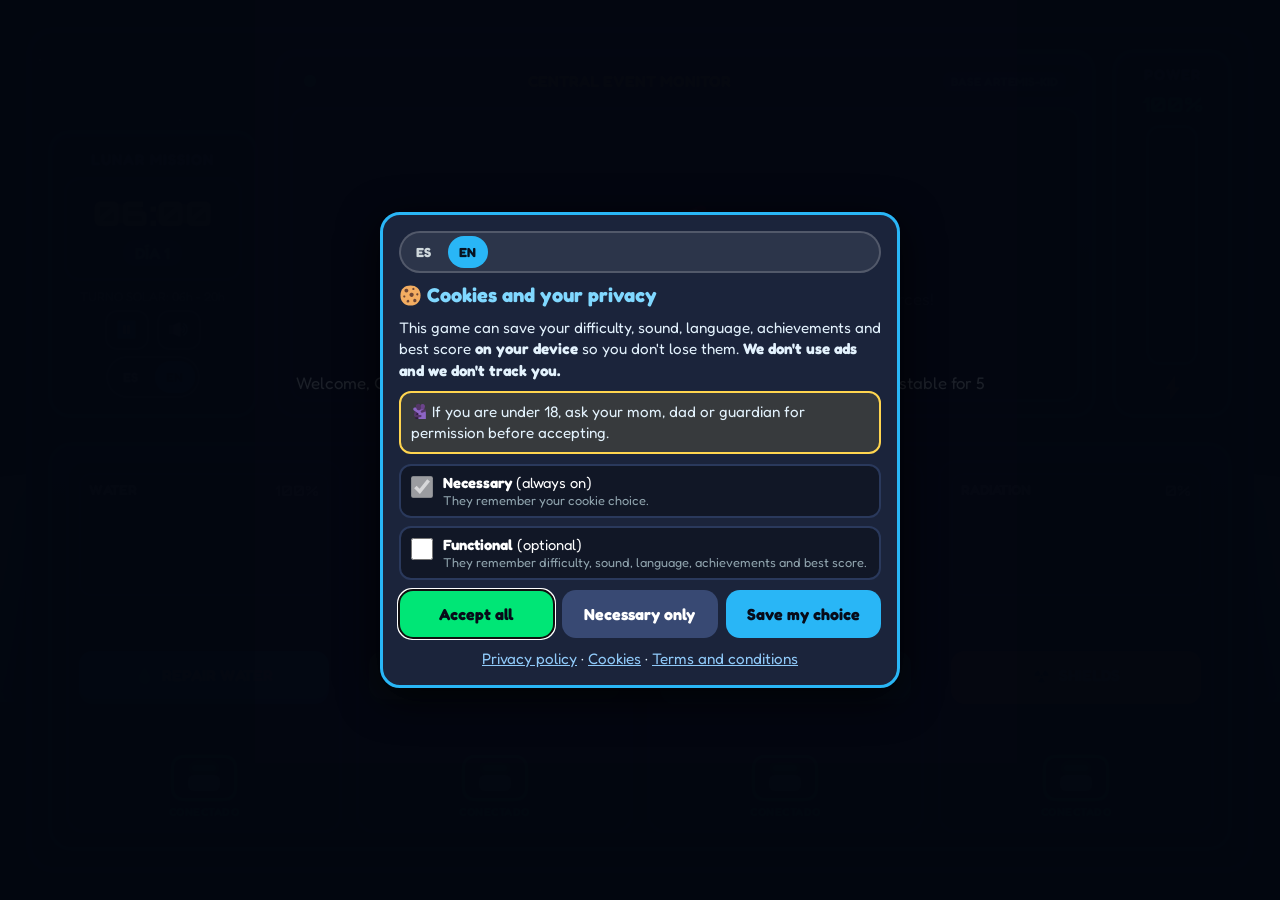
<file: index.html>
<!--Código cabina-->
<!DOCTYPE html>
<html lang="es" data-titulo="Simulador de Supervivencia Lunar - NASA Space Apps">
<head>
  <meta charset="UTF-8" />
  <meta name="viewport" content="width=device-width, initial-scale=1.0, viewport-fit=cover" />
  <link rel="icon" type="image/svg+xml" href="recursos/iconos/rocket.svg" />
  <title>Simulador de Supervivencia Lunar - NASA Space Apps</title>
  <link rel="stylesheet" href="css/fuentes.css" />
  <link rel="stylesheet" href="css/base.css" />
  <link rel="stylesheet" href="css/cockpit.css" />
  <link rel="stylesheet" href="css/cookies.css" />
  <link rel="stylesheet" href="css/idioma.css" />
</head>
<body>
  <div class="space-backdrop">
    <div class="stars"></div>
    <div class="moon-horizon"></div>
  </div>

  <main class="cockpit">
    <section class="top-deck">
      <aside class="panel clock-panel">
        <div class="panel-header" data-i18n="MISIÓN LUNAR">MISIÓN LUNAR</div>
        <div class="clock-display">
          <span id="reloj-hora">06:00</span>
          <span id="reloj-dia" class="day-badge">DÍA 1</span>
        </div>
        <div class="clock-sub" id="dia-titulo">TURNO SOLAR: 06h - 20h</div>
        <div class="panel-tools">
          <button type="button" class="tool-btn" id="btn-pausa" aria-label="Pausa" data-i18n-aria="Pausa">⏸</button>
          <button type="button" class="tool-btn" id="btn-sonido" aria-label="Sonido" data-i18n-aria="Sonido">🔊</button>
        </div>
        <div id="selector-idioma-cabina"></div>
      </aside>

      <section class="panel monitor-panel" id="monitor-central">
        <div class="monitor-header">
          <span class="rec-dot"></span>
          <span data-i18n="MONITOR CENTRAL DE EVENTOS">MONITOR CENTRAL DE EVENTOS</span>
          <span class="nasa-tag">BASE ARTEMIS-KID</span>
        </div>
        <div class="monitor-screen" id="monitor-contenido">
          <div class="estado-nominal">
            <div class="nominal-icon">🚀</div>
            <h2 data-i18n="TODOS LOS SISTEMAS ESTABLES">TODOS LOS SISTEMAS ESTABLES</h2>
            <p data-i18n="La base lunar funciona con normalidad. ¡Vigila tus recursos!">La base lunar funciona con normalidad. ¡Vigila tus recursos!</p>
          </div>
        </div>
      </section>

      <aside class="panel energy-panel">
        <div class="panel-header" data-i18n="ENERGÍA">ENERGÍA</div>
        <div class="energy-value" id="energia-porcentaje">100%</div>
        <div class="energy-bar-wrapper">
          <div class="energy-bar-fill" id="energia-barra" style="height: 100%;"></div>
          <div class="energy-segments">
            <span></span><span></span><span></span><span></span><span></span>
            <span></span><span></span><span></span><span></span><span></span>
          </div>
        </div>
        <div class="energy-icon">⚡</div>
      </aside>
    </section>

    <section class="bottom-deck">
      <div class="sector-unit" data-sector="agua">
        <div class="graph-box">
          <div class="graph-header">
            <span data-i18n="AGUA">AGUA</span>
            <span id="val-agua" class="stat-num">100%</span>
          </div>
          <canvas id="chart-agua" width="220" height="85"></canvas>
          <div class="sector-timer" id="tm-agua">&nbsp;</div>
        </div>
        <button class="sector-btn btn-agua" data-open-modal="agua">
          <span class="btn-icon">💧</span>
          <span class="btn-label" data-i18n="REPARAR AGUA">REPARAR AGUA</span>
        </button>
        <div class="switch-container">
          <button class="power-switch active" id="sw-agua" data-toggle-sector="agua" aria-label="Interruptor Agua" data-i18n-aria="Interruptor Agua">
            <span class="switch-led"></span>
            <span class="switch-knob"></span>
          </button>
          <div class="switch-info">
            <span class="switch-status" id="st-agua">CONECTADO</span>
            <span class="switch-costo" id="co-agua"></span>
          </div>
        </div>
      </div>

      <div class="sector-unit" data-sector="comida">
        <div class="graph-box">
          <div class="graph-header">
            <span data-i18n="COMIDA">COMIDA</span>
            <span id="val-comida" class="stat-num">100%</span>
          </div>
          <canvas id="chart-comida" width="220" height="85"></canvas>
          <div class="sector-timer" id="tm-comida">&nbsp;</div>
        </div>
        <button class="sector-btn btn-comida" data-open-modal="comida">
          <span class="btn-icon">🌱</span>
          <span class="btn-label" data-i18n="INVERNADERO">INVERNADERO</span>
        </button>
        <div class="switch-container">
          <button class="power-switch active" id="sw-comida" data-toggle-sector="comida" aria-label="Interruptor Comida" data-i18n-aria="Interruptor Comida">
            <span class="switch-led"></span>
            <span class="switch-knob"></span>
          </button>
          <div class="switch-info">
            <span class="switch-status" id="st-comida">CONECTADO</span>
            <span class="switch-costo" id="co-comida"></span>
          </div>
        </div>
      </div>

      <div class="sector-unit" data-sector="oxigeno">
        <div class="graph-box">
          <div class="graph-header">
            <span data-i18n="OXÍGENO">OXÍGENO</span>
            <span id="val-oxigeno" class="stat-num">100%</span>
          </div>
          <canvas id="chart-oxigeno" width="220" height="85"></canvas>
          <div class="sector-timer" id="tm-oxigeno">&nbsp;</div>
        </div>
        <button class="sector-btn btn-oxigeno" data-open-modal="oxigeno">
          <span class="btn-icon">🫧</span>
          <span class="btn-label" data-i18n="GENERADOR O₂">GENERADOR O₂</span>
        </button>
        <div class="switch-container">
          <button class="power-switch active" id="sw-oxigeno" data-toggle-sector="oxigeno" aria-label="Interruptor Oxígeno" data-i18n-aria="Interruptor Oxígeno">
            <span class="switch-led"></span>
            <span class="switch-knob"></span>
          </button>
          <div class="switch-info">
            <span class="switch-status" id="st-oxigeno">CONECTADO</span>
            <span class="switch-costo" id="co-oxigeno"></span>
          </div>
        </div>
      </div>

      <div class="sector-unit" data-sector="radiacion">
        <div class="graph-box">
          <div class="graph-header">
            <span data-i18n="RADIACIÓN">RADIACIÓN</span>
            <span id="val-radiacion" class="stat-num">0%</span>
          </div>
          <canvas id="chart-radiacion" width="220" height="85"></canvas>
          <div class="sector-timer" id="tm-radiacion">&nbsp;</div>
        </div>
        <button class="sector-btn btn-radiacion" data-open-modal="radiacion">
          <span class="btn-icon">☢️</span>
          <span class="btn-label" data-i18n="ESCUDOS">ESCUDOS</span>
        </button>
        <div class="switch-container">
          <button class="power-switch active" id="sw-radiacion" data-toggle-sector="radiacion" aria-label="Interruptor Radiación" data-i18n-aria="Interruptor Radiación">
            <span class="switch-led"></span>
            <span class="switch-knob"></span>
          </button>
          <div class="switch-info">
            <span class="switch-status" id="st-radiacion">CONECTADO</span>
            <span class="switch-costo" id="co-radiacion"></span>
          </div>
        </div>
      </div>
    </section>
  </main>

  <div class="modal-overlay hidden" id="modal-minijuego">
    <div class="modal-window">
      <div class="modal-top">
        <h3 id="modal-titulo" data-i18n="SISTEMA DE REPARACIÓN">SISTEMA DE REPARACIÓN</h3>
        <button class="modal-close" id="btn-cerrar-modal" aria-label="Cerrar" data-i18n-aria="Cerrar">✖</button>
      </div>
      <div class="modal-body" id="modal-contenedor-juego"></div>
    </div>
  </div>

  <div class="toasts" id="toasts" aria-live="polite"></div>

  <script type="module" src="js/main.js"></script>
</body>
</html>
</file>
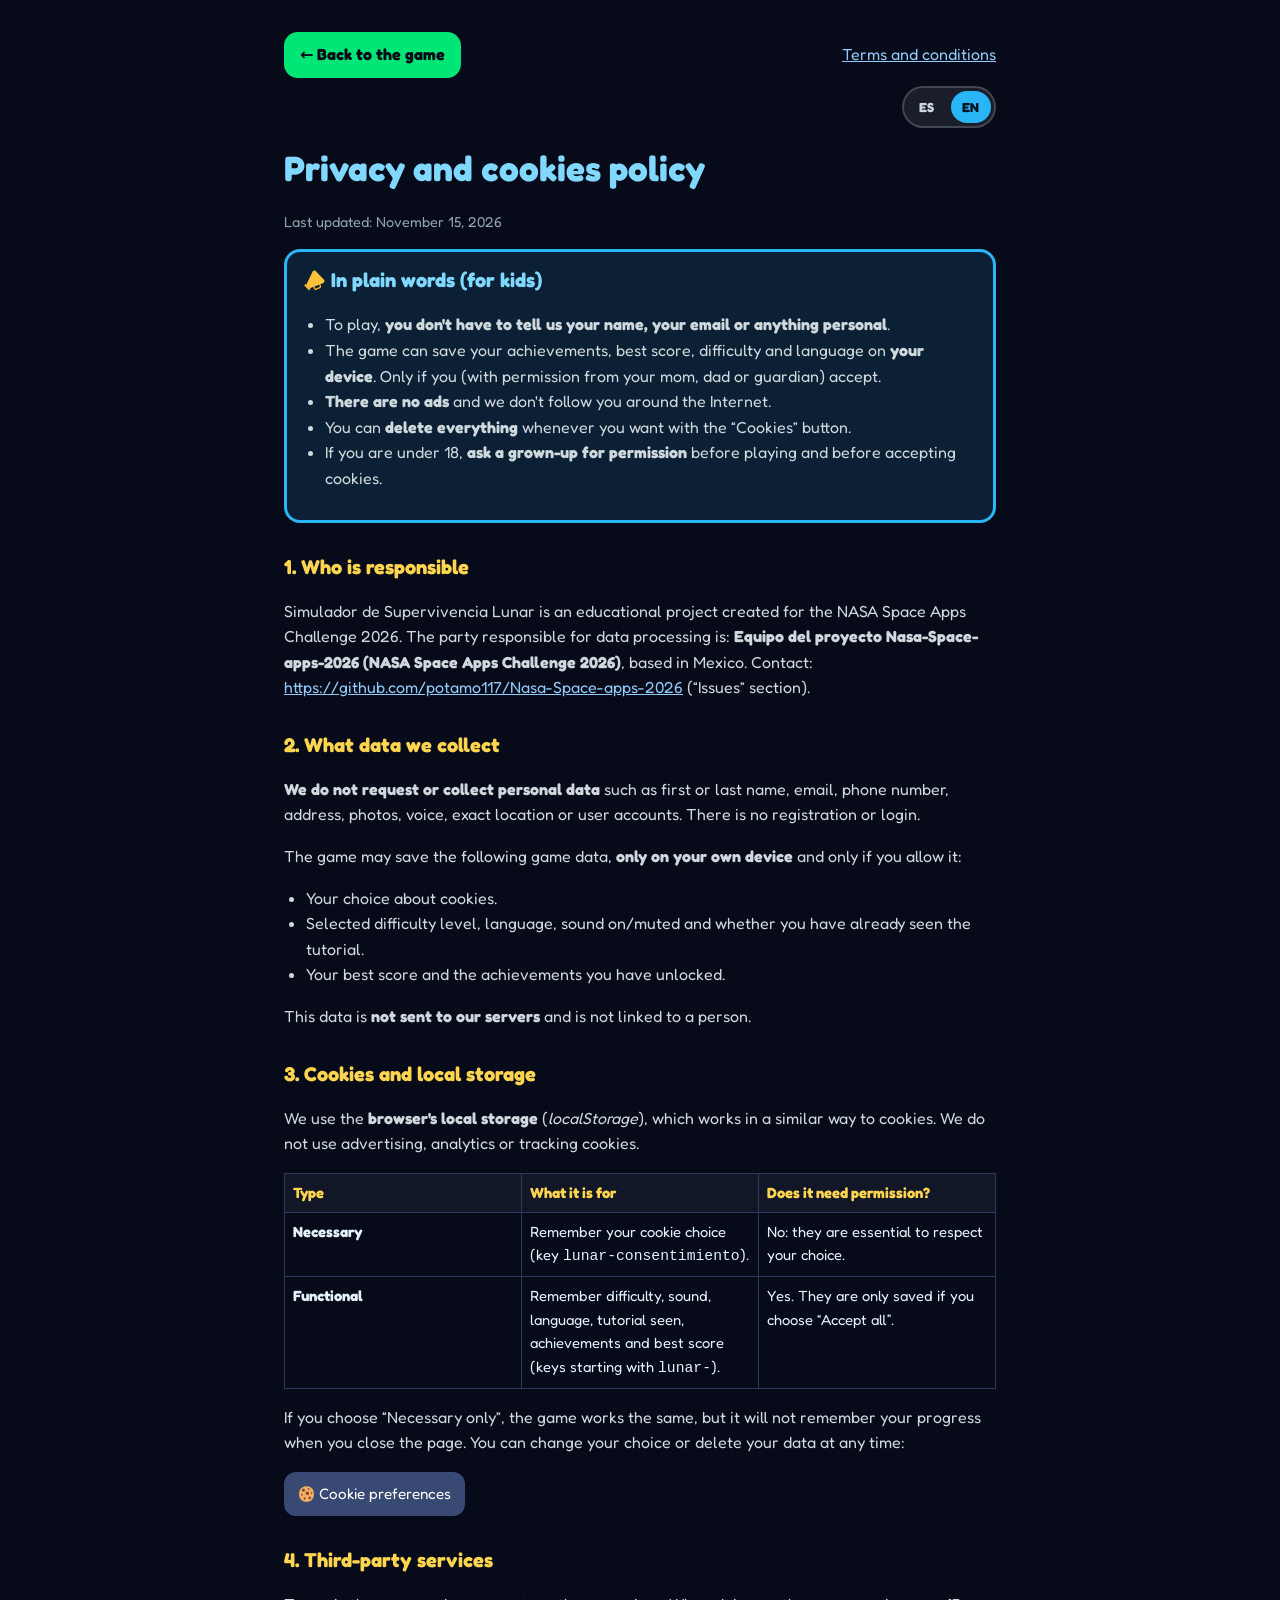
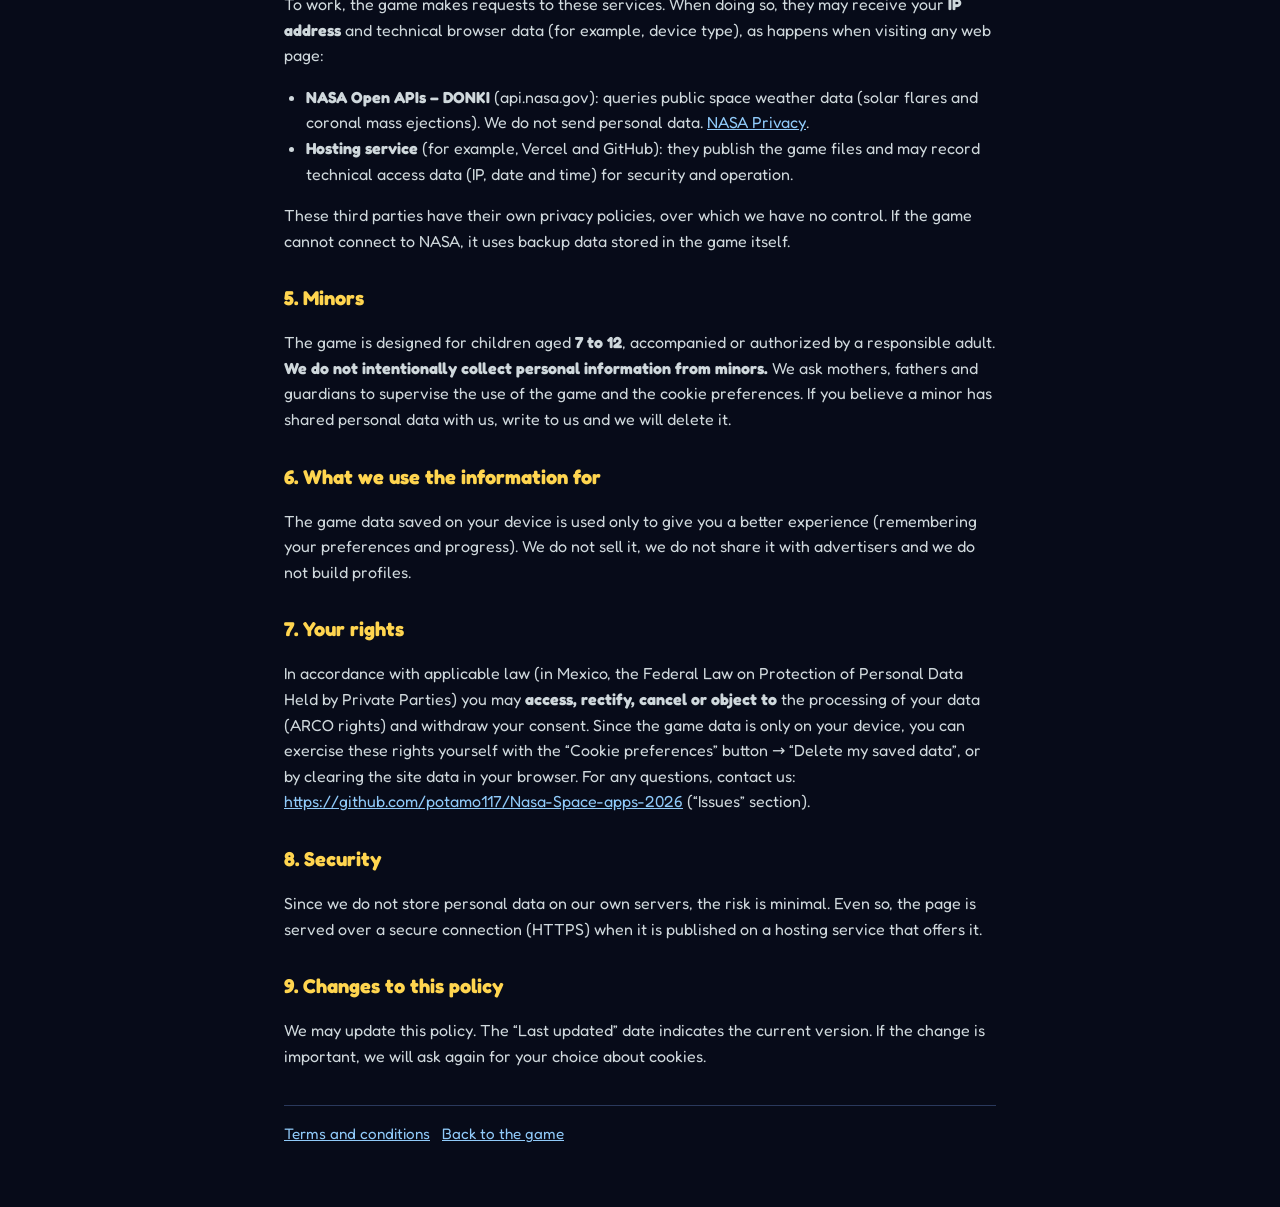
<file: privacidad.html>
<!DOCTYPE html>
<html lang="es" data-titulo="Política de privacidad y cookies · Simulador de Supervivencia Lunar">
<head>
  <meta charset="UTF-8" />
  <meta name="viewport" content="width=device-width, initial-scale=1.0" />
  <link rel="icon" type="image/svg+xml" href="recursos/iconos/rocket.svg" />
  <title>Política de privacidad y cookies · Simulador de Supervivencia Lunar</title>
  <link rel="stylesheet" href="css/fuentes.css" />
  <link rel="stylesheet" href="css/legal.css" />
  <link rel="stylesheet" href="css/cookies.css" />
  <link rel="stylesheet" href="css/idioma.css" />
</head>
<body>
  <main class="legal">
    <div class="legal-top">
      <a class="volver" href="index.html"><span data-i18n="← Volver al juego">← Volver al juego</span></a>
      <a href="terminos.html"><span data-i18n="Términos y condiciones">Términos y condiciones</span></a>
    </div>
    <div class="legal-idioma" id="selector-idioma-legal"></div>

    <div data-lang="es">

    <h1>Política de privacidad y cookies</h1>
    <p class="fecha">Última actualización: <span data-legal="actualizacion"></span></p>

    <section class="resumen-ninos" aria-labelledby="resumen">
      <h2 id="resumen">📣 En palabras fáciles (para niñas y niños)</h2>
      <ul>
        <li>Para jugar <b>no tienes que decirnos tu nombre, tu correo ni nada personal</b>.</li>
        <li>El juego puede guardar en <b>tu aparato</b> tus logros, tu mejor puntuación y tu dificultad. Solo si tú (con permiso de tu mamá, papá o tutor) aceptas.</li>
        <li><b>No hay anuncios</b> y no te seguimos por Internet.</li>
        <li>Puedes <b>borrar todo</b> cuando quieras con el botón “Cookies”.</li>
        <li>Si tienes menos de 18 años, <b>pide permiso a un adulto</b> antes de jugar y de aceptar las cookies.</li>
      </ul>
    </section>

    <h2>1. Quién es el responsable</h2>
    <p><span data-legal="proyecto"></span> es un proyecto educativo creado para el NASA Space Apps Challenge 2026. El responsable del tratamiento de los datos es: <b data-legal="responsable"></b>, con sede en <span data-legal="pais"></span>. Contacto: <span data-legal="contacto"></span>.</p>

    <h2>2. Qué datos recopilamos</h2>
    <p><b>No pedimos ni recopilamos datos personales</b> como nombre, apellidos, correo, teléfono, dirección, fotos, voz, ubicación exacta ni cuentas de usuario. No hay registro ni inicio de sesión.</p>
    <p>El juego sí puede guardar, <b>únicamente en tu propio dispositivo</b> y solo si lo permites, estos datos de juego:</p>
    <ul>
      <li>Tu decisión sobre las cookies.</li>
      <li>Nivel de dificultad elegido, sonido activado/silenciado y si ya viste el tutorial.</li>
      <li>Tu mejor puntuación y los logros que has desbloqueado.</li>
    </ul>
    <p>Estos datos <b>no se envían a nuestros servidores</b> ni se asocian a una persona.</p>

    <h2 id="cookies">3. Cookies y almacenamiento local</h2>
    <p>Usamos el <b>almacenamiento local del navegador</b> (<i>localStorage</i>), que funciona de forma parecida a las cookies. No usamos cookies de publicidad, de análisis ni de seguimiento.</p>
    <table>
      <thead><tr><th>Tipo</th><th>Para qué sirve</th><th>¿Necesita permiso?</th></tr></thead>
      <tbody>
        <tr><td><b>Necesarias</b></td><td>Recordar tu decisión sobre cookies (clave <code>lunar-consentimiento</code>).</td><td>No: son indispensables para respetar tu elección.</td></tr>
        <tr><td><b>Funcionales</b></td><td>Recordar dificultad, sonido, tutorial visto, logros y mejor puntuación (claves que empiezan con <code>lunar-</code>).</td><td>Sí. Solo se guardan si eliges “Aceptar todo”.</td></tr>
      </tbody>
    </table>
    <p>Si eliges “Solo necesarias”, el juego funciona igual, pero no recordará tu progreso al cerrar la página. Puedes cambiar tu decisión o borrar tus datos en cualquier momento:</p>
    <p><button type="button" class="btn-cookies" >🍪 Preferencias de cookies</button></p>

    <h2>4. Servicios de terceros</h2>
    <p>Para funcionar, el juego hace solicitudes a estos servicios. Al hacerlo, ellos pueden recibir tu <b>dirección IP</b> y datos técnicos del navegador (por ejemplo, tipo de dispositivo), como ocurre al visitar cualquier página web:</p>
    <ul>
      <li><b>NASA Open APIs – DONKI</b> (api.nasa.gov): consulta datos públicos de clima espacial (fulguraciones y eyecciones de masa coronal). No enviamos datos personales. <a href="https://www.nasa.gov/privacy/" target="_blank" rel="noopener">Privacidad de NASA</a>.</li>
      <li><b>Servicio de alojamiento</b> (por ejemplo, Vercel y GitHub): publican los archivos del juego y pueden registrar datos técnicos de acceso (IP, fecha y hora) por seguridad y funcionamiento.</li>
    </ul>
    <p>Estos terceros tienen sus propias políticas de privacidad, sobre las que no tenemos control. Si el juego no puede conectarse a NASA, usa datos de respaldo guardados en el propio juego.</p>

    <h2>5. Menores de edad</h2>
    <p>El juego está pensado para niñas y niños de <b>7 a 12 años</b>, con la compañía o el permiso de una persona adulta responsable. <b>No recopilamos intencionalmente información personal de menores.</b> Pedimos a madres, padres y tutores que supervisen el uso del juego y de las preferencias de cookies. Si crees que un menor nos compartió datos personales, escríbenos y los eliminaremos.</p>

    <h2>6. Para qué usamos la información</h2>
    <p>Los datos de juego guardados en tu dispositivo se usan solo para ofrecerte una mejor experiencia (recordar tus preferencias y tu progreso). No los vendemos, no los compartimos con anunciantes y no elaboramos perfiles.</p>

    <h2>7. Tus derechos</h2>
    <p>De acuerdo con la legislación aplicable (en México, la Ley Federal de Protección de Datos Personales en Posesión de los Particulares) puedes <b>acceder, rectificar, cancelar u oponerte</b> al tratamiento de tus datos (derechos ARCO) y revocar tu consentimiento. Como los datos de juego están solo en tu dispositivo, puedes ejercer estos derechos tú mismo con el botón “Preferencias de cookies” → “Borrar mis datos guardados”, o limpiando los datos del sitio en tu navegador. Para cualquier duda, contáctanos: <span data-legal="contacto"></span>.</p>

    <h2>8. Seguridad</h2>
    <p>Como no almacenamos datos personales en servidores propios, el riesgo es mínimo. Aun así, la página se sirve mediante conexión segura (HTTPS) cuando está publicada en un servicio de alojamiento que lo ofrece.</p>

    <h2>9. Cambios a esta política</h2>
    <p>Podemos actualizar esta política. La fecha de “Última actualización” indica la versión vigente. Si el cambio es importante, volveremos a pedir tu elección sobre las cookies.</p>

    <div class="legal-pie">
      <a href="terminos.html">Términos y condiciones</a>
      <a href="index.html">Volver al juego</a>
    </div>
    </div>
    <div data-lang="en">
    <h1>Privacy and cookies policy</h1>
    <p class="fecha">Last updated: <span data-legal="actualizacion"></span></p>

    <section class="resumen-ninos">
      <h2>📣 In plain words (for kids)</h2>
      <ul>
        <li>To play, <b>you don't have to tell us your name, your email or anything personal</b>.</li>
        <li>The game can save your achievements, best score, difficulty and language on <b>your device</b>. Only if you (with permission from your mom, dad or guardian) accept.</li>
        <li><b>There are no ads</b> and we don't follow you around the Internet.</li>
        <li>You can <b>delete everything</b> whenever you want with the “Cookies” button.</li>
        <li>If you are under 18, <b>ask a grown-up for permission</b> before playing and before accepting cookies.</li>
      </ul>
    </section>

    <h2>1. Who is responsible</h2>
    <p><span data-legal="proyecto"></span> is an educational project created for the NASA Space Apps Challenge 2026. The party responsible for data processing is: <b data-legal="responsable"></b>, based in <span data-legal="pais"></span>. Contact: <span data-legal="contacto"></span>.</p>

    <h2>2. What data we collect</h2>
    <p><b>We do not request or collect personal data</b> such as first or last name, email, phone number, address, photos, voice, exact location or user accounts. There is no registration or login.</p>
    <p>The game may save the following game data, <b>only on your own device</b> and only if you allow it:</p>
    <ul>
      <li>Your choice about cookies.</li>
      <li>Selected difficulty level, language, sound on/muted and whether you have already seen the tutorial.</li>
      <li>Your best score and the achievements you have unlocked.</li>
    </ul>
    <p>This data is <b>not sent to our servers</b> and is not linked to a person.</p>

    <h2 id="cookies-en">3. Cookies and local storage</h2>
    <p>We use the <b>browser's local storage</b> (<i>localStorage</i>), which works in a similar way to cookies. We do not use advertising, analytics or tracking cookies.</p>
    <table>
      <thead><tr><th>Type</th><th>What it is for</th><th>Does it need permission?</th></tr></thead>
      <tbody>
        <tr><td><b>Necessary</b></td><td>Remember your cookie choice (key <code>lunar-consentimiento</code>).</td><td>No: they are essential to respect your choice.</td></tr>
        <tr><td><b>Functional</b></td><td>Remember difficulty, sound, language, tutorial seen, achievements and best score (keys starting with <code>lunar-</code>).</td><td>Yes. They are only saved if you choose “Accept all”.</td></tr>
      </tbody>
    </table>
    <p>If you choose “Necessary only”, the game works the same, but it will not remember your progress when you close the page. You can change your choice or delete your data at any time:</p>
    <p><button type="button" class="btn-cookies">🍪 Cookie preferences</button></p>

    <h2>4. Third-party services</h2>
    <p>To work, the game makes requests to these services. When doing so, they may receive your <b>IP address</b> and technical browser data (for example, device type), as happens when visiting any web page:</p>
    <ul>
      <li><b>NASA Open APIs – DONKI</b> (api.nasa.gov): queries public space weather data (solar flares and coronal mass ejections). We do not send personal data. <a href="https://www.nasa.gov/privacy/" target="_blank" rel="noopener">NASA Privacy</a>.</li>
      <li><b>Hosting service</b> (for example, Vercel and GitHub): they publish the game files and may record technical access data (IP, date and time) for security and operation.</li>
    </ul>
    <p>These third parties have their own privacy policies, over which we have no control. If the game cannot connect to NASA, it uses backup data stored in the game itself.</p>

    <h2>5. Minors</h2>
    <p>The game is designed for children aged <b>7 to 12</b>, accompanied or authorized by a responsible adult. <b>We do not intentionally collect personal information from minors.</b> We ask mothers, fathers and guardians to supervise the use of the game and the cookie preferences. If you believe a minor has shared personal data with us, write to us and we will delete it.</p>

    <h2>6. What we use the information for</h2>
    <p>The game data saved on your device is used only to give you a better experience (remembering your preferences and progress). We do not sell it, we do not share it with advertisers and we do not build profiles.</p>

    <h2>7. Your rights</h2>
    <p>In accordance with applicable law (in Mexico, the Federal Law on Protection of Personal Data Held by Private Parties) you may <b>access, rectify, cancel or object to</b> the processing of your data (ARCO rights) and withdraw your consent. Since the game data is only on your device, you can exercise these rights yourself with the “Cookie preferences” button → “Delete my saved data”, or by clearing the site data in your browser. For any questions, contact us: <span data-legal="contacto"></span>.</p>

    <h2>8. Security</h2>
    <p>Since we do not store personal data on our own servers, the risk is minimal. Even so, the page is served over a secure connection (HTTPS) when it is published on a hosting service that offers it.</p>

    <h2>9. Changes to this policy</h2>
    <p>We may update this policy. The “Last updated” date indicates the current version. If the change is important, we will ask again for your choice about cookies.</p>

    <div class="legal-pie">
      <a href="terminos.html">Terms and conditions</a>
      <a href="index.html">Back to the game</a>
    </div>
    </div>
  </main>
  <script type="module" src="js/legal-pagina.js"></script>
</body>
</html>
</file>
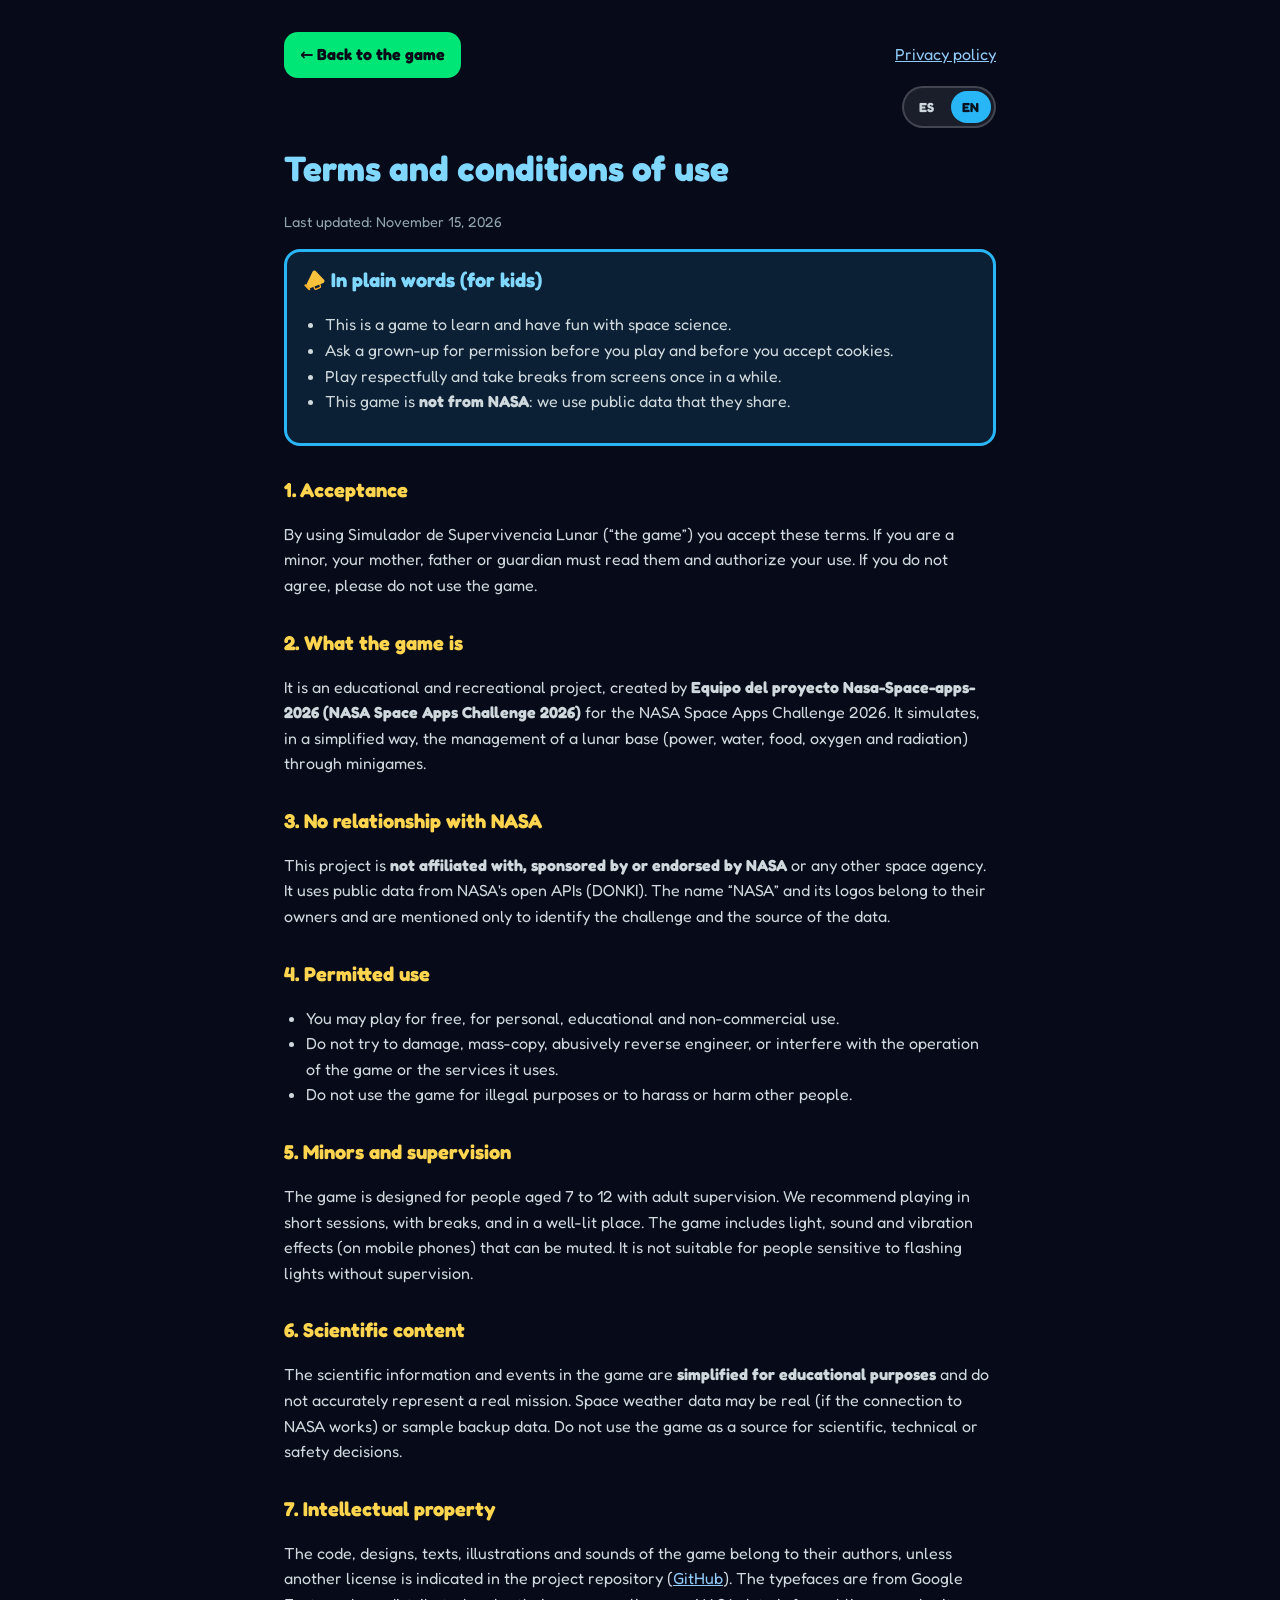
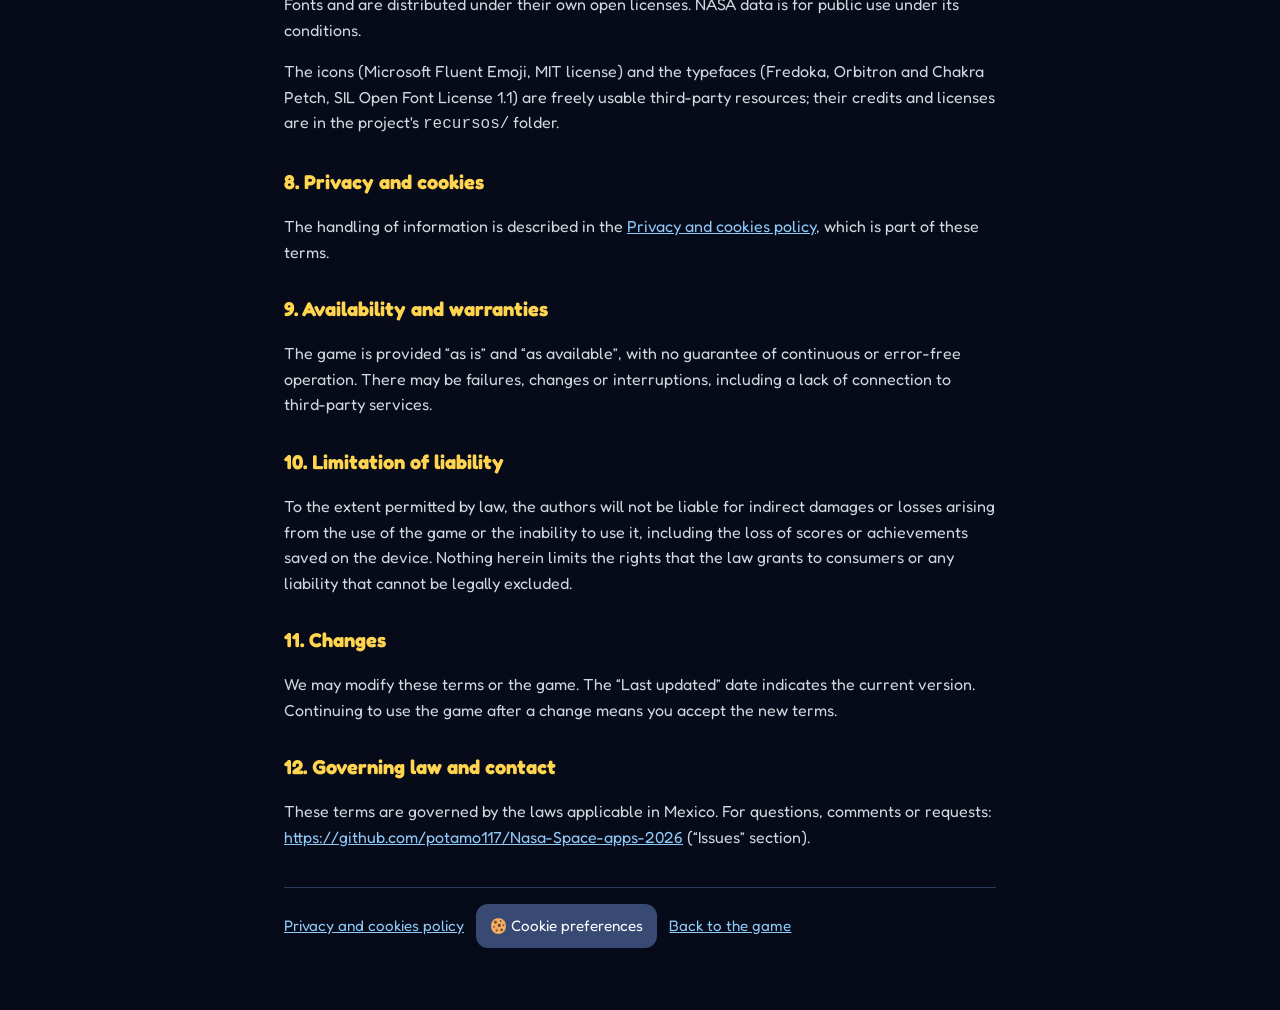
<file: terminos.html>
<!DOCTYPE html>
<html lang="es" data-titulo="Términos y condiciones · Simulador de Supervivencia Lunar">
<head>
  <meta charset="UTF-8" />
  <meta name="viewport" content="width=device-width, initial-scale=1.0" />
  <link rel="icon" type="image/svg+xml" href="recursos/iconos/rocket.svg" />
  <title>Términos y condiciones · Simulador de Supervivencia Lunar</title>
  <link rel="stylesheet" href="css/fuentes.css" />
  <link rel="stylesheet" href="css/legal.css" />
  <link rel="stylesheet" href="css/cookies.css" />
  <link rel="stylesheet" href="css/idioma.css" />
</head>
<body>
  <main class="legal">
    <div class="legal-top">
      <a class="volver" href="index.html"><span data-i18n="← Volver al juego">← Volver al juego</span></a>
      <a href="privacidad.html"><span data-i18n="Política de privacidad">Política de privacidad</span></a>
    </div>
    <div class="legal-idioma" id="selector-idioma-legal"></div>

    <div data-lang="es">

    <h1>Términos y condiciones de uso</h1>
    <p class="fecha">Última actualización: <span data-legal="actualizacion"></span></p>

    <section class="resumen-ninos" aria-labelledby="resumen">
      <h2 id="resumen">📣 En palabras fáciles (para niñas y niños)</h2>
      <ul>
        <li>Este es un juego para aprender y divertirte con la ciencia del espacio.</li>
        <li>Pide permiso a un adulto antes de jugar y de aceptar cookies.</li>
        <li>Juega con respeto y descansa de las pantallas de vez en cuando.</li>
        <li>Este juego <b>no es de la NASA</b>: usamos datos públicos que ellos comparten.</li>
      </ul>
    </section>

    <h2>1. Aceptación</h2>
    <p>Al usar <span data-legal="proyecto"></span> (“el juego”) aceptas estos términos. Si eres menor de edad, tu madre, padre o tutor debe leerlos y autorizar tu uso. Si no estás de acuerdo, por favor no uses el juego.</p>

    <h2>2. Qué es el juego</h2>
    <p>Es un proyecto educativo y recreativo, creado por <b data-legal="responsable"></b> para el NASA Space Apps Challenge 2026. Simula de forma simplificada la gestión de una base lunar (energía, agua, comida, oxígeno y radiación) mediante minijuegos.</p>

    <h2>3. Sin relación con la NASA</h2>
    <p>Este proyecto <b>no está afiliado, patrocinado ni respaldado por la NASA</b> ni por ninguna otra agencia espacial. Utiliza datos públicos de las API abiertas de la NASA (DONKI). El nombre “NASA” y sus logotipos pertenecen a sus titulares y se mencionan únicamente para identificar el reto y la fuente de los datos.</p>

    <h2>4. Uso permitido</h2>
    <ul>
      <li>Puedes jugar gratis, para uso personal, educativo y no comercial.</li>
      <li>No intentes dañar, copiar masivamente, hacer ingeniería inversa de forma abusiva, ni interferir con el funcionamiento del juego o de los servicios que usa.</li>
      <li>No uses el juego para fines ilegales ni para acosar o perjudicar a otras personas.</li>
    </ul>

    <h2>5. Menores y supervisión</h2>
    <p>El juego está pensado para personas de 7 a 12 años con supervisión adulta. Recomendamos jugar en sesiones cortas, con pausas, y en un lugar con buena iluminación. El juego incluye efectos de luz, sonido y vibración (en móviles) que pueden silenciarse. No es adecuado para personas sensibles a luces intermitentes sin supervisión.</p>

    <h2>6. Contenido científico</h2>
    <p>La información científica y los eventos del juego están <b>simplificados con fines educativos</b> y no representan con exactitud una misión real. Los datos de clima espacial pueden ser reales (si la conexión con la NASA funciona) o datos de ejemplo de respaldo. No uses el juego como fuente para decisiones científicas, técnicas o de seguridad.</p>

    <h2>7. Propiedad intelectual</h2>
    <p>El código, diseños, textos, ilustraciones y sonidos del juego pertenecen a sus autores, salvo que se indique otra licencia en el repositorio del proyecto (<a href="https://github.com/potamo117/Nasa-Space-apps-2026" target="_blank" rel="noopener">GitHub</a>). Las tipografías son de Google Fonts y se distribuyen bajo sus propias licencias abiertas. Los datos de la NASA son de uso público bajo sus condiciones.</p>
    <p>Los íconos (Fluent Emoji de Microsoft, licencia MIT) y las tipografías (Fredoka, Orbitron y Chakra Petch, licencia SIL Open Font 1.1) son recursos de uso libre de terceros; sus créditos y licencias están en la carpeta <code>recursos/</code> del proyecto.</p>

    <h2>8. Privacidad y cookies</h2>
    <p>El tratamiento de la información se describe en la <a href="privacidad.html">Política de privacidad y cookies</a>, que forma parte de estos términos.</p>

    <h2>9. Disponibilidad y garantías</h2>
    <p>El juego se ofrece “tal cual” y “según disponibilidad”, sin garantías de funcionamiento continuo o libre de errores. Pueden existir fallos, cambios o interrupciones, incluyendo la falta de conexión con servicios de terceros.</p>

    <h2>10. Limitación de responsabilidad</h2>
    <p>En la medida permitida por la ley, los autores no serán responsables por daños indirectos o pérdidas derivadas del uso del juego o de la imposibilidad de usarlo, incluida la pérdida de puntuaciones o logros guardados en el dispositivo. Nada de lo aquí dispuesto limita los derechos que la ley otorga a las personas consumidoras ni la responsabilidad que no pueda excluirse legalmente.</p>

    <h2>11. Cambios</h2>
    <p>Podemos modificar estos términos o el juego. La fecha de “Última actualización” indica la versión vigente. Seguir usando el juego después de un cambio implica aceptar los nuevos términos.</p>

    <h2>12. Ley aplicable y contacto</h2>
    <p>Estos términos se rigen por las leyes aplicables en <span data-legal="pais"></span>. Para dudas, comentarios o solicitudes: <span data-legal="contacto"></span>.</p>

    <div class="legal-pie">
      <a href="privacidad.html">Política de privacidad y cookies</a>
      <button type="button" class="btn-cookies" >🍪 Preferencias de cookies</button>
      <a href="index.html">Volver al juego</a>
    </div>
    </div>
    <div data-lang="en">
    <h1>Terms and conditions of use</h1>
    <p class="fecha">Last updated: <span data-legal="actualizacion"></span></p>

    <section class="resumen-ninos">
      <h2>📣 In plain words (for kids)</h2>
      <ul>
        <li>This is a game to learn and have fun with space science.</li>
        <li>Ask a grown-up for permission before you play and before you accept cookies.</li>
        <li>Play respectfully and take breaks from screens once in a while.</li>
        <li>This game is <b>not from NASA</b>: we use public data that they share.</li>
      </ul>
    </section>

    <h2>1. Acceptance</h2>
    <p>By using <span data-legal="proyecto"></span> (“the game”) you accept these terms. If you are a minor, your mother, father or guardian must read them and authorize your use. If you do not agree, please do not use the game.</p>

    <h2>2. What the game is</h2>
    <p>It is an educational and recreational project, created by <b data-legal="responsable"></b> for the NASA Space Apps Challenge 2026. It simulates, in a simplified way, the management of a lunar base (power, water, food, oxygen and radiation) through minigames.</p>

    <h2>3. No relationship with NASA</h2>
    <p>This project is <b>not affiliated with, sponsored by or endorsed by NASA</b> or any other space agency. It uses public data from NASA's open APIs (DONKI). The name “NASA” and its logos belong to their owners and are mentioned only to identify the challenge and the source of the data.</p>

    <h2>4. Permitted use</h2>
    <ul>
      <li>You may play for free, for personal, educational and non-commercial use.</li>
      <li>Do not try to damage, mass-copy, abusively reverse engineer, or interfere with the operation of the game or the services it uses.</li>
      <li>Do not use the game for illegal purposes or to harass or harm other people.</li>
    </ul>

    <h2>5. Minors and supervision</h2>
    <p>The game is designed for people aged 7 to 12 with adult supervision. We recommend playing in short sessions, with breaks, and in a well-lit place. The game includes light, sound and vibration effects (on mobile phones) that can be muted. It is not suitable for people sensitive to flashing lights without supervision.</p>

    <h2>6. Scientific content</h2>
    <p>The scientific information and events in the game are <b>simplified for educational purposes</b> and do not accurately represent a real mission. Space weather data may be real (if the connection to NASA works) or sample backup data. Do not use the game as a source for scientific, technical or safety decisions.</p>

    <h2>7. Intellectual property</h2>
    <p>The code, designs, texts, illustrations and sounds of the game belong to their authors, unless another license is indicated in the project repository (<a href="https://github.com/potamo117/Nasa-Space-apps-2026" target="_blank" rel="noopener">GitHub</a>). The typefaces are from Google Fonts and are distributed under their own open licenses. NASA data is for public use under its conditions.</p>
    <p>The icons (Microsoft Fluent Emoji, MIT license) and the typefaces (Fredoka, Orbitron and Chakra Petch, SIL Open Font License 1.1) are freely usable third-party resources; their credits and licenses are in the project's <code>recursos/</code> folder.</p>

    <h2>8. Privacy and cookies</h2>
    <p>The handling of information is described in the <a href="privacidad.html">Privacy and cookies policy</a>, which is part of these terms.</p>

    <h2>9. Availability and warranties</h2>
    <p>The game is provided “as is” and “as available”, with no guarantee of continuous or error-free operation. There may be failures, changes or interruptions, including a lack of connection to third-party services.</p>

    <h2>10. Limitation of liability</h2>
    <p>To the extent permitted by law, the authors will not be liable for indirect damages or losses arising from the use of the game or the inability to use it, including the loss of scores or achievements saved on the device. Nothing herein limits the rights that the law grants to consumers or any liability that cannot be legally excluded.</p>

    <h2>11. Changes</h2>
    <p>We may modify these terms or the game. The “Last updated” date indicates the current version. Continuing to use the game after a change means you accept the new terms.</p>

    <h2>12. Governing law and contact</h2>
    <p>These terms are governed by the laws applicable in <span data-legal="pais"></span>. For questions, comments or requests: <span data-legal="contacto"></span>.</p>

    <div class="legal-pie">
      <a href="privacidad.html">Privacy and cookies policy</a>
      <button type="button" class="btn-cookies">🍪 Cookie preferences</button>
      <a href="index.html">Back to the game</a>
    </div>
    </div>
  </main>
  <script type="module" src="js/legal-pagina.js"></script>
</body>
</html>
</file>
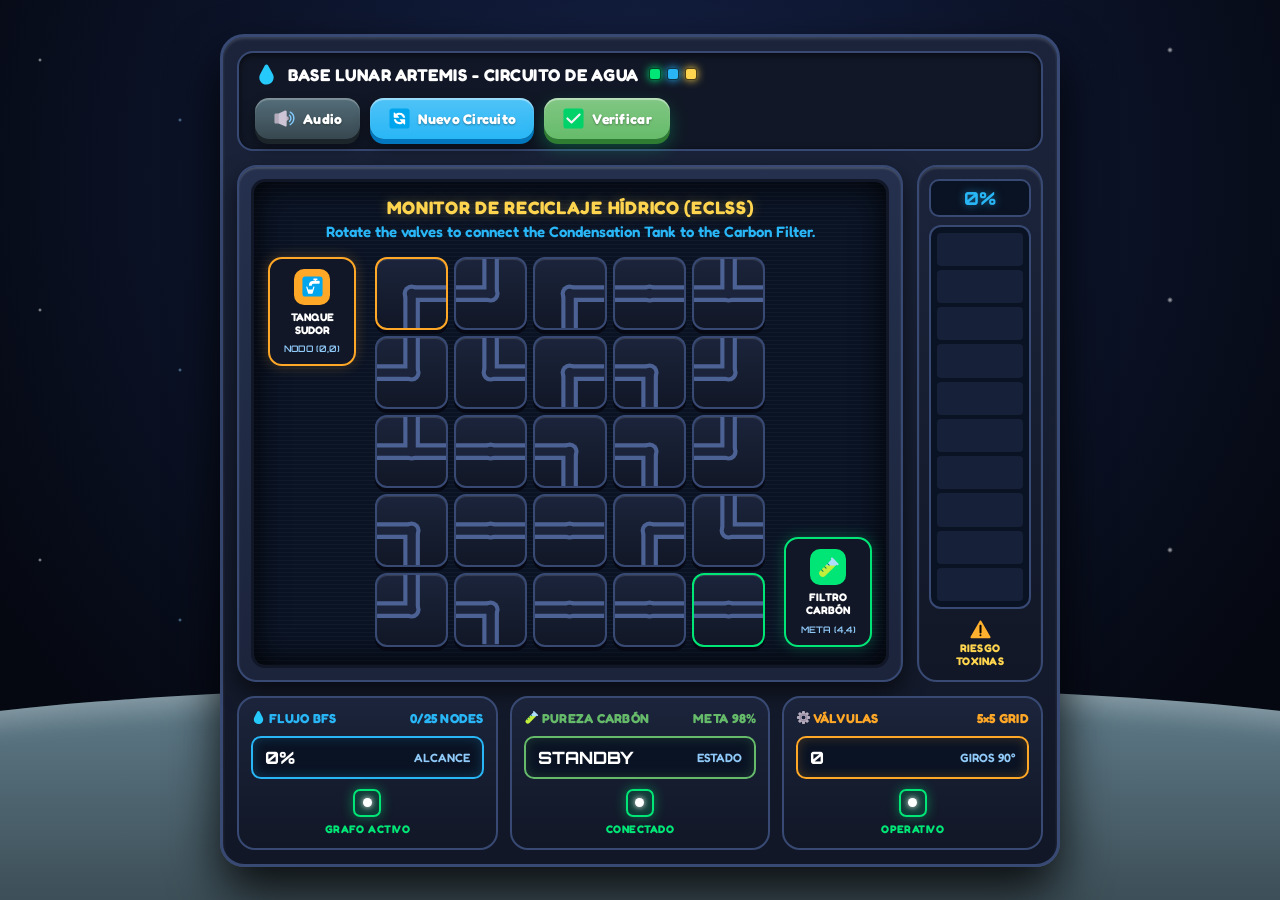
<file: test/agua.html>
<!DOCTYPE html>
<html lang="es">
<head>
  <meta charset="UTF-8">
  <link rel="icon" href="data:,">
  <meta name="viewport" content="width=device-width, initial-scale=1.0">
  <title>Base Lunar Artemis — Sistema Hídrico ECLSS</title>
  <!-- Rutas ajustadas a la estructura: test/agua.html -> ../css/agua.css -->
  <link rel="stylesheet" href="../css/agua.css">
</head>
<body>
  <!-- Fondo espacial idéntico al cockpit principal -->
  <div class="space-backdrop" aria-hidden="true">
    <div class="stars"></div>
    <div class="moon-horizon"></div>
  </div>

  <main class="cockpit-shell" aria-label="Consola de control del sistema de agua">

    <!-- Barra Superior estilo Base Lunar Artemis -->
    <header class="cockpit-topbar">
      <div class="topbar-brand">
        <span class="material-icon" style="color:#29b6f6;" aria-hidden="true">💧</span>
        <h1 class="brand-title">BASE LUNAR ARTEMIS - CIRCUITO DE AGUA</h1>
        <div class="status-leds" aria-hidden="true">
          <span class="led-square-mini led-g"></span>
          <span class="led-square-mini led-b"></span>
          <span class="led-square-mini led-a"></span>
        </div>
      </div>

      <div class="topbar-actions">
        <button type="button" class="artemis-btn artemis-btn--slate" id="btn-sonido" aria-label="Activar o desactivar sonido">
          <span class="material-icon" aria-hidden="true">🔊</span>
          <span class="btn-label">Audio</span>
        </button>
        <button type="button" class="artemis-btn artemis-btn--agua" id="btn-nuevo-circuito">
          <span class="material-icon" aria-hidden="true">🔄</span>
          <span>Nuevo Circuito</span>
        </button>
        <button type="button" class="artemis-btn artemis-btn--comida" id="btn-verificar">
          <span class="material-icon" aria-hidden="true">✅</span>
          <span>Verificar</span>
        </button>
      </div>
    </header>

    <!-- Sección Central: Monitor de Tuberías + Medidor Vertical -->
    <div class="cockpit-main">

      <!-- Monitor Central Biselado -->
      <section class="monitor-bezel" id="monitor-bezel">
        <div class="monitor-screen">
          <div class="monitor-header">
            <h2 class="monitor-title">MONITOR DE RECICLAJE HÍDRICO (ECLSS)</h2>
            <p class="monitor-status" id="monitor-status" role="status" aria-live="polite">
              Gira las válvulas para conectar el Tanque de Condensación con el Filtro de Carbón.
            </p>
          </div>

          <div class="board-stage">
            <!-- Nodo Inicial (0,0) -->
            <div class="node-terminal node-start">
              <div class="node-badge">
                <span class="material-icon" aria-hidden="true">🚰</span>
              </div>
              <span class="node-label">TANQUE SUDOR</span>
              <span class="node-coord">NODO (0,0)</span>
            </div>

            <!-- Cuadrícula 5x5 del Grafo de Adyacencia -->
            <div class="pipe-grid" id="pipe-grid" role="grid" aria-label="Tablero de tuberías 5 por 5"></div>

            <!-- Nodo Final (4,4) -->
            <div class="node-terminal node-end">
              <div class="node-badge">
                <span class="material-icon" aria-hidden="true">🧪</span>
              </div>
              <span class="node-label">FILTRO CARBÓN</span>
              <span class="node-coord">META (4,4)</span>
            </div>

            <canvas class="confetti-canvas" id="confetti-canvas"></canvas>
          </div>
        </div>
      </section>

      <!-- Medidor Lateral Derecho estilo "ENERGÍA TOTAL" -->
      <aside class="side-gauge-panel" aria-label="Medidor de contaminación">
        <div class="gauge-readout-box is-safe" id="gauge-val">0%</div>
        <div class="gauge-segments" id="gauge-segments" aria-hidden="true"></div>
        <div class="gauge-footer">
          <span class="material-icon" aria-hidden="true">⚠️</span>
          <span class="gauge-title">RIESGO<br>TOXINAS</span>
        </div>
      </aside>

    </div>

    <!-- Consola Inferior de 3 Módulos con LEDs -->
    <section class="cockpit-bottom-deck" aria-label="Telemetría del grafo">
      <div class="module-card">
        <div class="module-header mod-agua">
          <span>💧 FLUJO BFS</span>
          <span id="readout-nodes">0/25 NODOS</span>
        </div>
        <div class="module-visor visor-agua">
          <span class="visor-val" id="readout-flow">0%</span>
          <span class="visor-sub">ALCANCE</span>
        </div>
        <div class="led-indicator-box">
          <span class="square-led" aria-hidden="true"></span>
          <span class="led-text">GRAFO ACTIVO</span>
        </div>
      </div>

      <div class="module-card">
        <div class="module-header mod-comida">
          <span>🧪 PUREZA CARBÓN</span>
          <span>META 98%</span>
        </div>
        <div class="module-visor visor-comida">
          <span class="visor-val" id="readout-filter">EN ESPERA</span>
          <span class="visor-sub">ESTADO</span>
        </div>
        <div class="led-indicator-box">
          <span class="square-led" aria-hidden="true"></span>
          <span class="led-text">CONECTADO</span>
        </div>
      </div>

      <div class="module-card">
        <div class="module-header mod-radiacion">
          <span>⚙️ VÁLVULAS</span>
          <span>5×5 GRID</span>
        </div>
        <div class="module-visor visor-radiacion">
          <span class="visor-val" id="readout-moves">0</span>
          <span class="visor-sub">GIROS 90°</span>
        </div>
        <div class="led-indicator-box">
          <span class="square-led" aria-hidden="true"></span>
          <span class="led-text">OPERATIVO</span>
        </div>
      </div>
    </section>

  </main>

  <!-- Ruta ajustada a la estructura: test/agua.html -> ../js/minijuegos/agua.js -->
  <script type="module" src="../js/minijuegos/agua.js"></script>
</body>
</html>
</file>
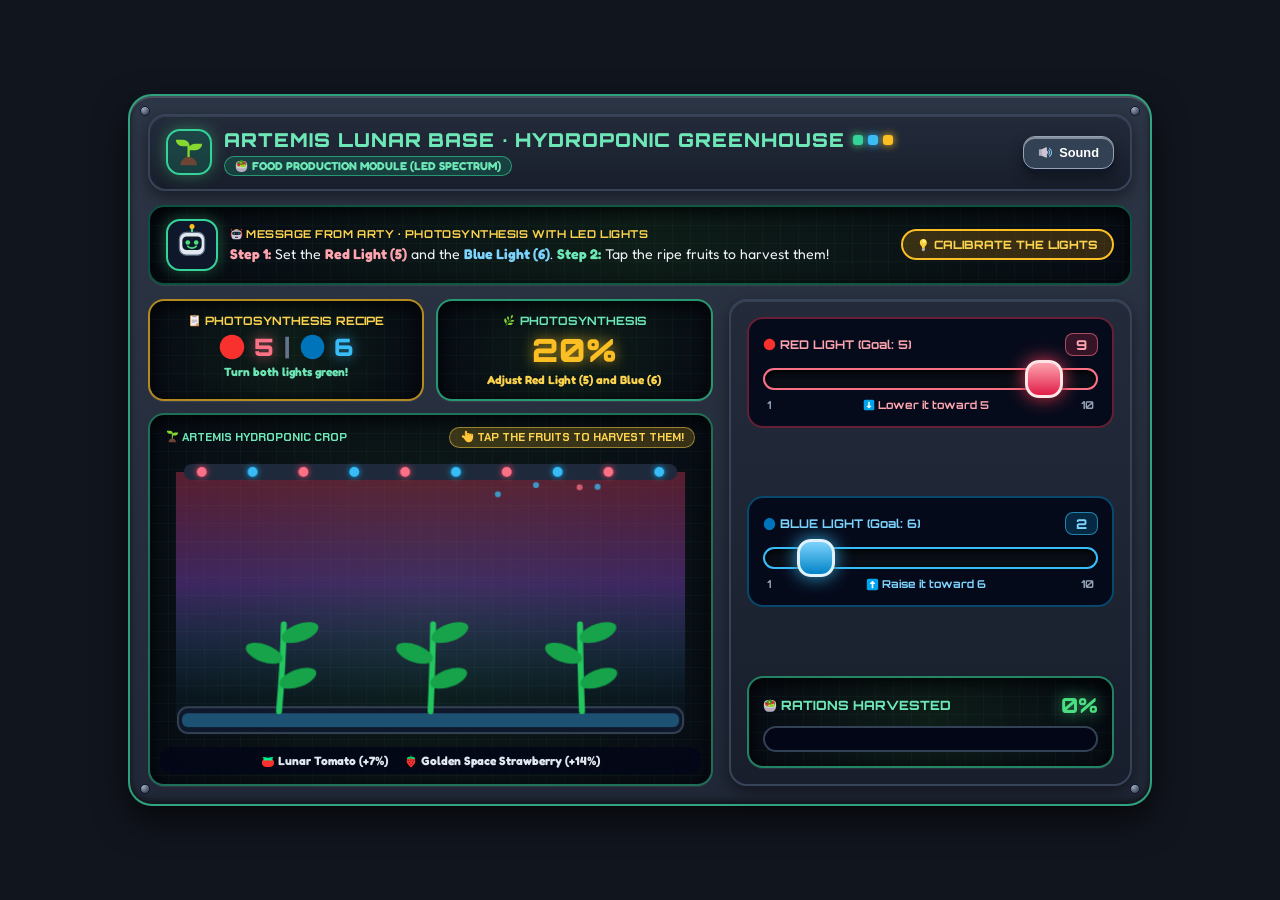
<file: test/comida.html>
<!DOCTYPE html>
<html lang="es">
<head>
  <meta charset="UTF-8">
  <link rel="icon" href="data:,">
  <meta name="viewport" content="width=device-width, initial-scale=1.0">
  <title>Test Base Lunar Artemis - Comida (P4)</title>
  <link rel="stylesheet" href="../css/base.css">
  <link rel="stylesheet" href="../css/comida.css">
  <style>
    body {
      background-color: #11151e;
      color: #f1f5f9;
      display: flex;
      flex-direction: column;
      align-items: center;
      justify-content: center;
      min-height: 100vh;
      margin: 0;
      padding: 16px;
    }
  </style>
</head>
<body>
  <div id="juego" style="width: 100%; max-width: 1024px;"></div>

  <script type="module">
    import { iniciar } from "../js/minijuegos/comida.js";

    const contenedor = document.getElementById("juego");

    function lanzarPrueba() {
      iniciar(contenedor, (resultado) => {
        console.log("Contrato onTerminar recibido:", resultado);
        setTimeout(() => {
          if (confirm(`¡Minijuego de comida completado! (exito: ${resultado.exito})\n¿Probar otra partida con una receta de luz LED nueva?`)) {
            lanzarPrueba();
          }
        }, 300);
      });
    }

    lanzarPrueba();
  </script>
</body>
</html>
</file>
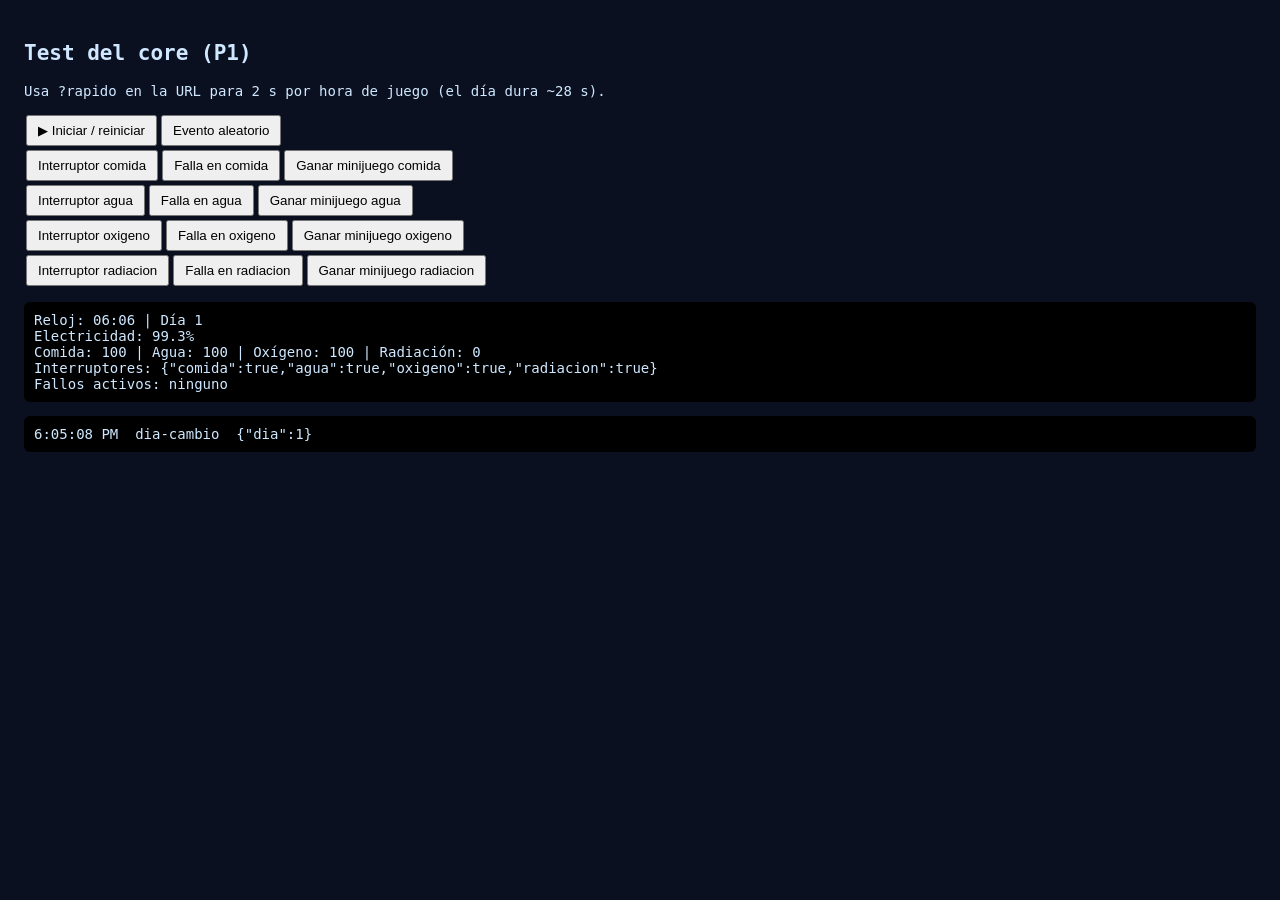
<file: test/core.html>
<!doctype html>
<html lang="es">
<head>
  <meta charset="utf-8">
  <link rel="icon" href="data:,">
  <title>Test del core (P1)</title>
  <style>
    body { font: 14px monospace; background: #0b1020; color: #cfe8ff; padding: 16px; }
    button { margin: 2px; padding: 6px 10px; cursor: pointer; }
    pre { background: #000; padding: 10px; border-radius: 6px; }
    #log { max-height: 220px; overflow: auto; }
  </style>
</head>
<body>
  <h2>Test del core (P1)</h2>
  <p>Usa <code>?rapido</code> en la URL para 2 s por hora de juego (el día dura ~28 s).</p>
  <div id="controles"></div>
  <pre id="debug-cockpit"></pre>
  <pre id="log"></pre>

  <script>window.NO_AUTOSTART = true;</script>
  <script type="module">
    import { iniciarJuego, dispararEvento } from "../js/main.js";
    import { estado, SECTORES } from "../js/core/estado.js";
    import { eventoAleatorio } from "../js/core/eventos.js";
    import { emitir, escuchar } from "../js/core/bus.js";

    const segundosPorHora = new URLSearchParams(location.search).has("rapido") ? 2 : undefined;
    const ctl = document.getElementById("controles");
    const log = document.getElementById("log");

    function boton(texto, fn) {
      const b = document.createElement("button");
      b.textContent = texto;
      b.onclick = fn;
      ctl.appendChild(b);
    }

    boton("▶ Iniciar / reiniciar", () => { log.textContent = ""; iniciarJuego({ segundosPorHora }); });
    boton("Evento aleatorio", () => dispararEvento(eventoAleatorio(1)));
    ctl.appendChild(document.createElement("br"));
    SECTORES.forEach((s) => {
      boton(`Interruptor ${s}`, () => { estado.interruptores[s] = !estado.interruptores[s]; });
      boton(`Falla en ${s}`, () => dispararEvento({ nombre: `Falla de prueba (${s})`, causa: "Prueba manual", sectores: [s], minijuegos: [s] }));
      boton(`Ganar minijuego ${s}`, () => emitir("minijuego-terminado", { sector: s, exito: true }));
      ctl.appendChild(document.createElement("br"));
    });

    ["dia-cambio", "evento-inicio", "fallos-cambio", "prorroga-inicio", "prorroga-tick", "apagon", "victoria", "derrota"]
      .forEach((n) => escuchar(n, (d) => {
        log.textContent += `${new Date().toLocaleTimeString()}  ${n}  ${JSON.stringify(d)}\n`;
        log.scrollTop = log.scrollHeight;
      }));

    iniciarJuego({ segundosPorHora });
  </script>
</body>
</html>
</file>
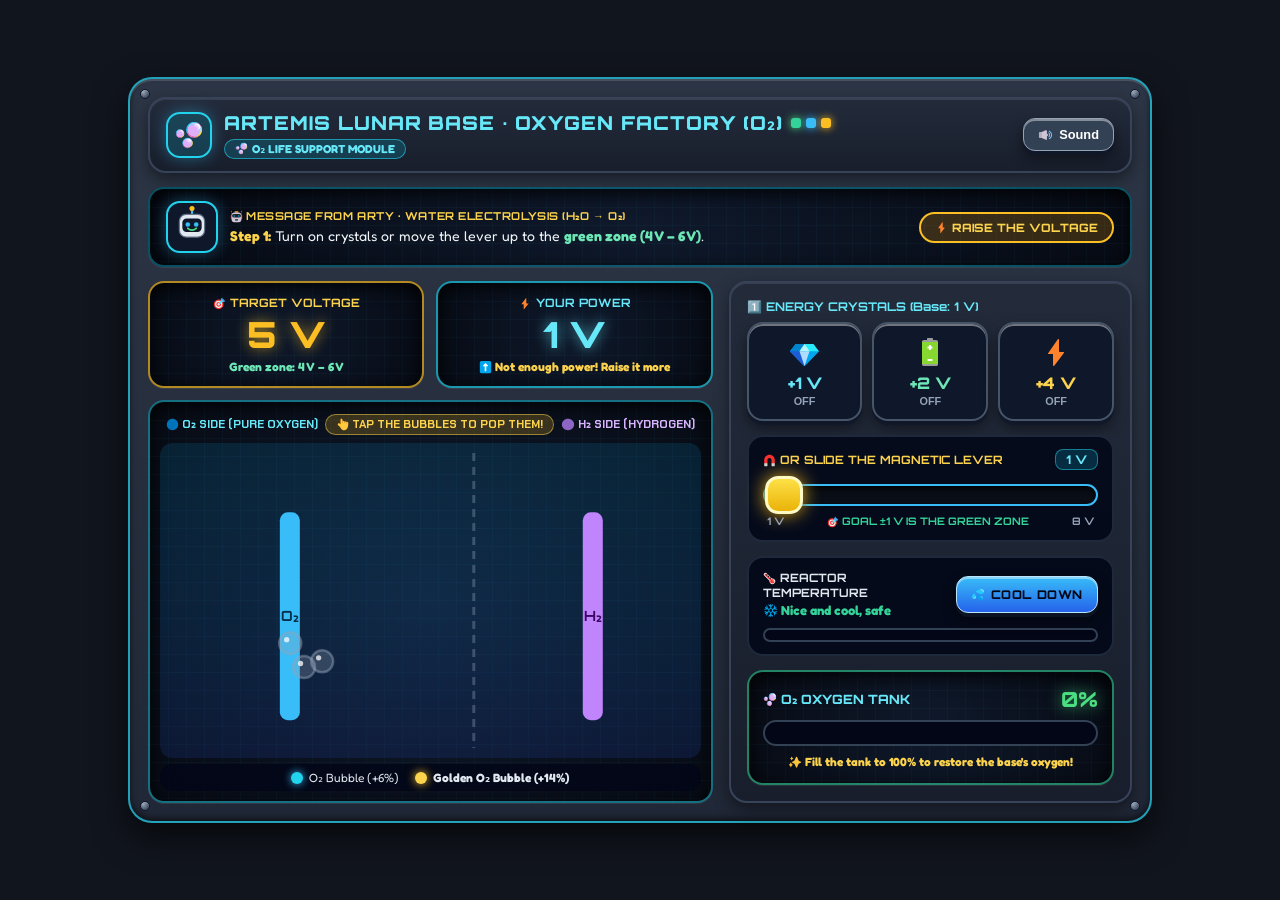
<file: test/oxigeno.html>
<!DOCTYPE html>
<html lang="es">
<head>
  <meta charset="UTF-8">
  <link rel="icon" href="data:,">
  <meta name="viewport" content="width=device-width, initial-scale=1.0">
  <title>Test Base Lunar Artemis - Oxígeno (P4)</title>
  <link rel="stylesheet" href="../css/base.css">
  <link rel="stylesheet" href="../css/oxigeno.css">
  <style>
    body {
      background-color: #11151e;
      color: #f1f5f9;
      display: flex;
      flex-direction: column;
      align-items: center;
      justify-content: center;
      min-height: 100vh;
      margin: 0;
      padding: 16px;
      gap: 16px;
    }
  </style>
</head>
<body>
  <div id="juego" style="width: 100%; max-width: 1024px;"></div>

  <script type="module">
    import { iniciar } from "../js/minijuegos/oxigeno.js";

    const contenedor = document.getElementById("juego");

    function lanzarPrueba() {
      iniciar(contenedor, (resultado) => {
        console.log("Contrato onTerminar recibido:", resultado);
        setTimeout(() => {
          if (confirm(`¡Minijuego completado! (exito: ${resultado.exito})\n¿Probar otra partida con un voltaje meta nuevo?`)) {
            lanzarPrueba();
          }
        }, 300);
      });
    }

    lanzarPrueba();
  </script>
</body>
</html>
</file>
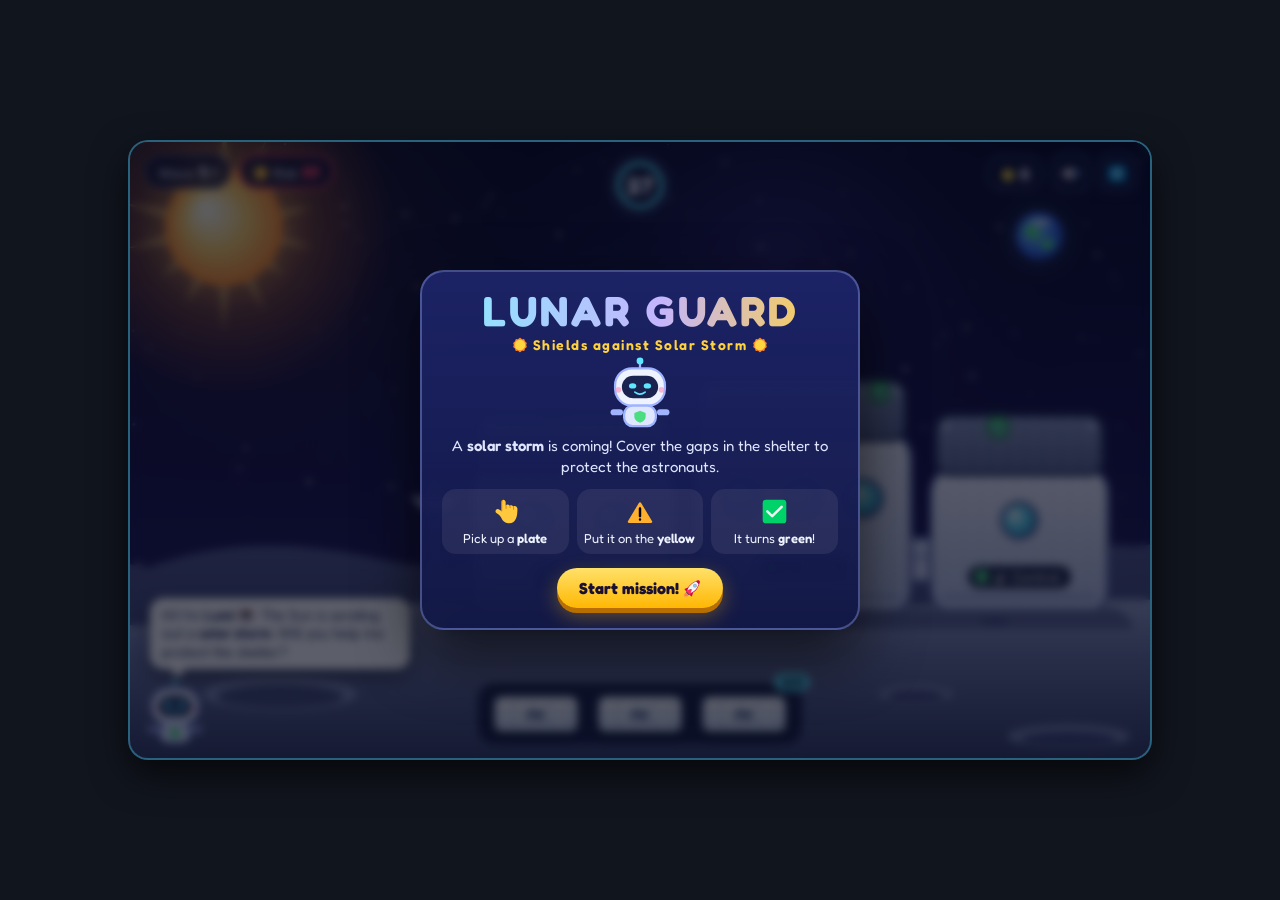
<file: test/radiacion.html>
<!DOCTYPE html>
<html lang="es">
<head>
  <meta charset="UTF-8">
  <link rel="icon" href="data:,">
  <meta name="viewport" content="width=device-width, initial-scale=1.0">
  <title>Test Base Lunar Artemis - Radiación (P5)</title>
  <link rel="stylesheet" href="../css/base.css">
  <link rel="stylesheet" href="../css/radiacion.css">
  <style>
    body {
      background-color: #11151e;
      color: #f1f5f9;
      display: flex;
      flex-direction: column;
      align-items: center;
      justify-content: center;
      min-height: 100vh;
      margin: 0;
      padding: 16px;
    }
  </style>
</head>
<body>
  <div id="juego" style="width: 100%; max-width: 1024px;"></div>

  <script type="module">
    import { iniciar } from "../js/minijuegos/radiacion.js";

    const contenedor = document.getElementById("juego");

    function lanzarPrueba() {
      iniciar(contenedor, (resultado) => {
        console.log("Contrato onTerminar recibido:", resultado);
        setTimeout(() => {
          if (confirm(`¡Minijuego de radiación terminado! (exito: ${resultado.exito})\n¿Probar otra partida?`)) {
            lanzarPrueba();
          }
        }, 300);
      });
    }

    lanzarPrueba();
  </script>
</body>
</html>
</file>
<file: css/fuentes.css>
/* Tipografías alojadas en el propio proyecto (SIL Open Font License 1.1). Ver recursos/CREDITOS.md */
@font-face { font-family: 'Fredoka'; font-style: normal; font-weight: 400; font-display: swap; src: url('../recursos/fuentes/fredoka-latin-400-normal.woff2') format('woff2'); }
@font-face { font-family: 'Fredoka'; font-style: normal; font-weight: 500; font-display: swap; src: url('../recursos/fuentes/fredoka-latin-500-normal.woff2') format('woff2'); }
@font-face { font-family: 'Fredoka'; font-style: normal; font-weight: 600; font-display: swap; src: url('../recursos/fuentes/fredoka-latin-600-normal.woff2') format('woff2'); }
@font-face { font-family: 'Fredoka'; font-style: normal; font-weight: 700; font-display: swap; src: url('../recursos/fuentes/fredoka-latin-700-normal.woff2') format('woff2'); }
@font-face { font-family: 'Orbitron'; font-style: normal; font-weight: 600; font-display: swap; src: url('../recursos/fuentes/orbitron-latin-600-normal.woff2') format('woff2'); }
@font-face { font-family: 'Orbitron'; font-style: normal; font-weight: 700; font-display: swap; src: url('../recursos/fuentes/orbitron-latin-700-normal.woff2') format('woff2'); }
@font-face { font-family: 'Orbitron'; font-style: normal; font-weight: 800; font-display: swap; src: url('../recursos/fuentes/orbitron-latin-800-normal.woff2') format('woff2'); }
@font-face { font-family: 'Orbitron'; font-style: normal; font-weight: 900; font-display: swap; src: url('../recursos/fuentes/orbitron-latin-900-normal.woff2') format('woff2'); }
@font-face { font-family: 'Chakra Petch'; font-style: normal; font-weight: 600; font-display: swap; src: url('../recursos/fuentes/chakra-petch-latin-600-normal.woff2') format('woff2'); }
@font-face { font-family: 'Chakra Petch'; font-style: normal; font-weight: 700; font-display: swap; src: url('../recursos/fuentes/chakra-petch-latin-700-normal.woff2') format('woff2'); }
</file>
<file: css/base.css>
/* Código Cabina */
:root {
  --bg-space: #070b19;
  --panel-metal: #1b243b;
  --panel-metal-dark: #111726;
  --panel-border: #384973;
  --screen-bg: #0a1324;

  --color-agua: #29b6f6;
  --color-agua-dark: #0277bd;
  --color-comida: #66bb6a;
  --color-comida-dark: #2e7d32;
  --color-oxigeno: #26c6da;
  --color-oxigeno-dark: #00838f;
  --color-radiacion: #ffa726;
  --color-radiacion-dark: #ef6c00;

  --led-on: #00e676;
  --led-off: #37474f;
  --alert-red: #ff5252;
  --amber-clock: #ffd54f;

  --font-ui: 'Fredoka', sans-serif;
  --font-digital: 'Orbitron', monospace;
}

* {
  box-sizing: border-box;
  margin: 0;
  padding: 0;
  user-select: none;
}

body {
  font-family: var(--font-ui);
  background-color: var(--bg-space);
  color: #ffffff;
  min-height: 100dvh;
  overflow-x: hidden;
  overflow-y: auto;
  -webkit-tap-highlight-color: transparent;
}

@media (min-width: 900px) {
  body {
    height: 100vh;
    overflow: hidden;
    display: flex;
    justify-content: center;
    align-items: center;
  }
}

.space-backdrop {
  position: fixed;
  inset: 0;
  z-index: -1;
  background: radial-gradient(circle at 50% 20%, #152247 0%, #050811 80%);
}

.stars {
  position: absolute;
  inset: 0;
  background-image:
    radial-gradient(2px 2px at 40px 60px, #fff, transparent),
    radial-gradient(2px 2px at 180px 120px, #90caf9, transparent),
    radial-gradient(3px 3px at 320px 50px, #fff, transparent),
    radial-gradient(2px 2px at 540px 140px, #ffe082, transparent),
    radial-gradient(2px 2px at 780px 80px, #fff, transparent);
  background-size: 850px 250px;
  opacity: 0.7;
}

.moon-horizon {
  position: absolute;
  bottom: 22%;
  left: -10%;
  right: -10%;
  height: 28%;
  background: linear-gradient(180deg, #607d8b 0%, #37474f 100%);
  border-radius: 50% 50% 0 0 / 60px 60px 0 0;
  box-shadow: inset 0 12px 25px rgba(255, 255, 255, 0.25);
}
</file>
<file: css/cockpit.css>
/* Cabina: MOBILE FIRST. Los estilos base son para teléfono (~360-430 px);
   los @media (min-width) al final amplían a tablet y escritorio. */

.cockpit {
  width: 100%;
  min-height: 100dvh;
  display: flex;
  flex-direction: column;
  gap: 8px;
  padding: 8px;
  border: 3px solid #2b3859;
  border-radius: 16px;
  background: linear-gradient(180deg, rgba(16, 23, 42, 0.35) 0%, rgba(17, 23, 38, 0.96) 58%);
  box-shadow: inset 0 0 30px rgba(41, 182, 246, 0.15);
}

.top-deck {
  display: grid;
  grid-template-columns: 1fr 1fr;
  grid-template-areas:
    "clock energy"
    "monitor monitor";
  gap: 8px;
}
.clock-panel { grid-area: clock; }
.energy-panel { grid-area: energy; }
.monitor-panel { grid-area: monitor; min-height: 150px; }

.panel {
  background: linear-gradient(145deg, var(--panel-metal), var(--panel-metal-dark));
  border: 3px solid var(--panel-border);
  border-radius: 16px;
  padding: 8px;
  box-shadow: 0 4px 0 #0a0e1a, inset 0 2px 4px rgba(255, 255, 255, 0.12);
  display: flex;
  flex-direction: column;
}

.panel-header {
  text-align: center;
  font-size: 0.75rem;
  font-weight: 700;
  letter-spacing: 1px;
  color: #b0bec5;
  margin-bottom: 4px;
}

.clock-panel { justify-content: center; align-items: center; }

.clock-display {
  background: var(--screen-bg);
  border: 2px solid #2c3e66;
  border-radius: 12px;
  padding: 6px 8px;
  width: 100%;
  text-align: center;
  box-shadow: inset 0 0 15px rgba(0, 0, 0, 0.8);
}

#reloj-hora {
  display: block;
  font-family: var(--font-digital);
  font-size: 1.7rem;
  font-weight: 900;
  color: var(--amber-clock);
  text-shadow: 0 0 12px rgba(255, 213, 79, 0.6);
}

.day-badge {
  display: inline-block;
  margin-top: 2px;
  background: #263559;
  color: #80d8ff;
  padding: 2px 10px;
  border-radius: 10px;
  font-weight: 700;
  font-size: 0.85rem;
}

.clock-sub { margin-top: 4px; font-size: 0.65rem; color: #90a4ae; text-align: center; }

.monitor-panel { background: linear-gradient(180deg, #243152, #141c30); }

.monitor-header {
  display: flex;
  align-items: center;
  justify-content: space-between;
  gap: 6px;
  background: #0d1424;
  padding: 5px 10px;
  border-radius: 10px;
  font-weight: 700;
  color: var(--amber-clock);
  font-size: 0.72rem;
  margin-bottom: 6px;
}

.rec-dot {
  flex: 0 0 auto;
  width: 10px;
  height: 10px;
  border-radius: 50%;
  background: var(--led-on);
  box-shadow: 0 0 8px var(--led-on);
  animation: pulse 1.5s infinite;
}

.nasa-tag { display: none; font-size: 0.75rem; background: #1e3a8a; color: #93c5fd; padding: 2px 8px; border-radius: 8px; }

.monitor-screen {
  flex: 1;
  background: radial-gradient(circle at center, #112240 0%, #081021 100%);
  border: 2px solid #2e4372;
  border-radius: 12px;
  padding: 10px 12px;
  display: flex;
  flex-direction: column;
  justify-content: center;
  overflow-y: auto;
}

.estado-nominal { text-align: center; }
.nominal-icon { font-size: 1.8rem; margin-bottom: 2px; }
.estado-nominal h2 { color: var(--led-on); font-size: 1rem; margin-bottom: 2px; }
.estado-nominal p { color: #cfd8dc; font-size: 0.85rem; }

.evento-alerta { display: flex; flex-direction: column; gap: 6px; }
.evento-titulo { color: var(--alert-red); font-size: 1rem; font-weight: 700; display: flex; align-items: center; gap: 6px; }
.evento-causa { background: rgba(255, 255, 255, 0.07); padding: 6px 10px; border-radius: 10px; font-size: 0.85rem; line-height: 1.3; color: #e3f2fd; }
.evento-sectores { font-size: 0.8rem; font-weight: 700; color: var(--amber-clock); }

/* Energía: barra HORIZONTAL en móvil, vertical en escritorio */
.energy-panel { align-items: center; justify-content: center; gap: 4px; }
.energy-value { font-family: var(--font-digital); font-size: 1.3rem; font-weight: 900; color: var(--led-on); }

.energy-bar-wrapper {
  position: relative;
  width: 100%;
  height: 22px;
  background: #080d1a;
  border: 2px solid #334770;
  border-radius: 10px;
  overflow: hidden;
  display: flex;
  align-items: stretch;
}

.energy-bar-fill {
  height: 100% !important;                 /* JS pone height inline; en móvil manda el ancho */
  width: var(--nivel, 100%);
  background: linear-gradient(90deg, #ff9100 0%, #ffea00 50%, #00e676 100%);
  transition: width 0.35s ease;
}

.energy-segments { position: absolute; inset: 0; display: flex; flex-direction: row; justify-content: space-evenly; }
.energy-segments span { border-right: 2px solid rgba(8, 13, 26, 0.75); flex: 1; }
.energy-icon { display: none; font-size: 1.5rem; }

.bottom-deck {
  background: linear-gradient(180deg, #1e2942 0%, #131a2b 100%);
  border: 3px solid #33446b;
  border-radius: 16px;
  padding: 8px;
  display: grid;
  grid-template-columns: 1fr 1fr;
  grid-auto-rows: 1fr;
  flex: 1 1 auto;
  gap: 8px;
}

.sector-unit {
  background: #101726;
  border: 2px solid #2a395c;
  border-radius: 14px;
  padding: 6px;
  display: flex;
  flex-direction: column;
  justify-content: space-between;
  align-items: center;
  gap: 6px;
  transition: border-color 0.25s, box-shadow 0.25s;
}

.sector-unit.en-fallo {
  border-color: var(--alert-red);
  box-shadow: 0 0 14px rgba(255, 82, 82, 0.55);
  animation: shakeAlert 0.6s ease-in-out infinite alternate;
}

.graph-box { width: 100%; background: #070d19; border: 2px solid #243456; border-radius: 10px; padding: 4px 6px; }
.graph-header { display: flex; justify-content: space-between; font-weight: 700; font-size: 0.75rem; margin-bottom: 2px; }
.stat-num { font-family: var(--font-digital); }

canvas { width: 100%; height: 40px; display: block; }

.sector-btn {
  width: 100%;
  min-height: 48px;                        /* objetivo táctil cómodo */
  padding: 8px 6px;
  border: none;
  border-radius: 12px;
  font-family: var(--font-ui);
  font-size: 0.85rem;
  font-weight: 700;
  color: #ffffff;
  cursor: pointer;
  display: flex;
  align-items: center;
  justify-content: center;
  gap: 6px;
  touch-action: manipulation;
  transition: transform 0.1s, filter 0.15s;
}
.sector-btn:hover { filter: brightness(1.1); }
.sector-btn:active { transform: translateY(3px); box-shadow: none !important; }

.btn-agua { background: var(--color-agua); box-shadow: 0 4px 0 var(--color-agua-dark); }
.btn-comida { background: var(--color-comida); box-shadow: 0 4px 0 var(--color-comida-dark); }
.btn-oxigeno { background: var(--color-oxigeno); box-shadow: 0 4px 0 var(--color-oxigeno-dark); }
.btn-radiacion { background: var(--color-radiacion); box-shadow: 0 4px 0 var(--color-radiacion-dark); }

.switch-container { display: flex; flex-direction: row; align-items: center; justify-content: center; gap: 8px; }

.power-switch {
  width: 60px;
  height: 46px;
  background: #1b2436;
  border: 3px solid #455a64;
  border-radius: 12px;
  cursor: pointer;
  position: relative;
  display: flex;
  flex-direction: column;
  align-items: center;
  justify-content: center;
  gap: 4px;
  touch-action: manipulation;
  transition: all 0.2s;
}
.power-switch.active { border-color: var(--led-on); background: #0d2b1d; box-shadow: 0 0 14px rgba(0, 230, 118, 0.45); }
.switch-led { width: 24px; height: 6px; border-radius: 4px; background: var(--led-off); }
.power-switch.active .switch-led { background: var(--led-on); box-shadow: 0 0 8px var(--led-on); }
.switch-knob { width: 32px; height: 16px; background: #546e7a; border-radius: 6px; }
.power-switch.active .switch-knob { background: #b9f6ca; }
.switch-status { font-size: 0.68rem; font-weight: 700; letter-spacing: 0.5px; color: var(--led-on); }
.switch-status.off { color: #78909c; }

.modal-overlay {
  position: fixed;
  inset: 0;
  background: rgba(5, 8, 18, 0.85);
  backdrop-filter: blur(4px);
  display: flex;
  justify-content: center;
  align-items: center;
  z-index: 100;
}

.modal-overlay.hidden {
  display: none;
}

.modal-window {
  width: 100%;
  max-width: 680px;
  background: var(--panel-metal);
  border: 3px solid var(--color-agua);
  border-radius: 16px;
  overflow: hidden;
  box-shadow: 0 20px 50px rgba(0, 0, 0, 0.9);
  max-height: 100dvh;
  display: flex;
  flex-direction: column;
}

.modal-top {
  background: #0d1424;
  padding: 12px 20px;
  display: flex;
  justify-content: space-between;
  align-items: center;
  flex: 0 0 auto;
}

.modal-close {
  flex: 0 0 auto;
  background: var(--alert-red);
  border: none;
  color: white;
  font-weight: 700;
  width: 44px;
  height: 44px;
  border-radius: 10px;
  cursor: pointer;
}

.modal-body {
  padding: 8px;
  min-height: 320px;
  display: flex;
  flex-direction: column;
  justify-content: flex-start;
  align-items: center;
  flex: 1 1 auto;
  min-height: 0;
  -webkit-overflow-scrolling: touch;
  overflow-y: auto;
  overflow-x: hidden;
}

.modal-body > * { margin-block: auto; max-width: 100%; }  /* centra sin cortar el inicio si hay scroll */

@keyframes pulse {
  0%, 100% { opacity: 1; }
  50% { opacity: 0.35; }
}

@keyframes shakeAlert {
  from { transform: translateY(0); }
  to { transform: translateY(-3px); }
}
.modal-overlay { padding: 4px; }
@media (min-width: 900px) {
  .modal-overlay { padding: 0; }
  .modal-window { width: 90%; max-height: 94vh; border-width: 4px; border-radius: 24px; }
  .modal-body { padding: 20px; }
}

/* ---------- Tablet / escritorio (≥ 900 px) ---------- */
@media (min-width: 900px) {
  .cockpit {
    width: 96vw; max-width: 1280px; height: 94vh; min-height: 0;
    justify-content: space-between; gap: 14px; padding: 16px;
    border-width: 6px; border-radius: 28px;
    box-shadow: 0 20px 50px rgba(0, 0, 0, 0.8), inset 0 0 30px rgba(41, 182, 246, 0.15);
  }
  .top-deck { grid-template-columns: 210px 1fr 120px; grid-template-areas: "clock monitor energy"; gap: 16px; height: 46%; align-items: stretch; }
  .monitor-panel { min-height: 0; }
  .panel { border-width: 4px; border-radius: 22px; padding: 12px; box-shadow: 0 8px 0 #0a0e1a, inset 0 2px 4px rgba(255,255,255,0.12); }
  .panel-header { font-size: 0.95rem; margin-bottom: 8px; }
  .clock-panel { align-self: end; height: 78%; }
  .clock-display { border-width: 3px; border-radius: 16px; padding: 12px 16px; }
  #reloj-hora { font-size: 2.1rem; }
  .day-badge { margin-top: 6px; padding: 3px 12px; border-radius: 12px; font-size: 1rem; }
  .clock-sub { margin-top: 8px; font-size: 0.78rem; }
  .monitor-header { padding: 6px 14px; border-radius: 12px; font-size: 1rem; margin-bottom: 10px; }
  .rec-dot { width: 12px; height: 12px; }
  .nasa-tag { display: inline; }
  .monitor-screen { border-width: 3px; border-radius: 16px; padding: 16px 20px; }
  .nominal-icon { font-size: 2.6rem; margin-bottom: 6px; }
  .estado-nominal h2 { font-size: 1.45rem; margin-bottom: 4px; }
  .estado-nominal p { font-size: 1.05rem; }
  .evento-alerta { gap: 8px; }
  .evento-titulo { font-size: 1.35rem; gap: 8px; }
  .evento-causa { padding: 8px 12px; border-radius: 12px; font-size: 1rem; line-height: 1.35; }
  .evento-sectores { font-size: 0.95rem; }
  .energy-panel { justify-content: space-between; gap: 0; }
  .energy-value { font-size: 1.25rem; }
  .energy-bar-wrapper { width: 52px; height: auto; flex: 1; margin: 8px 0; border-width: 3px; border-radius: 14px; align-items: flex-end; }
  .energy-bar-fill { height: auto !important; width: 100%; background: linear-gradient(0deg, #ff9100 0%, #ffea00 50%, #00e676 100%); transition: height 0.35s ease; }
  .energy-bar-fill[style] { height: var(--nivel) !important; }
  .energy-segments { flex-direction: column; }
  .energy-segments span { border-right: 0; border-bottom: 2px solid rgba(8, 13, 26, 0.75); }
  .energy-icon { display: block; }
  .bottom-deck { flex: none; grid-auto-rows: auto; height: 51%; border-width: 4px; border-radius: 24px; padding: 14px; grid-template-columns: repeat(4, 1fr); gap: 14px; }
  .sector-unit { border-width: 3px; border-radius: 18px; padding: 10px; gap: 8px; }
  .graph-box { border-radius: 12px; padding: 6px 8px; }
  .graph-header { font-size: 0.9rem; margin-bottom: 4px; }
  canvas { height: 68px; }
  .sector-btn { padding: 10px 8px; font-size: 1rem; gap: 8px; border-radius: 14px; }
  .btn-agua { box-shadow: 0 5px 0 var(--color-agua-dark); }
  .btn-comida { box-shadow: 0 5px 0 var(--color-comida-dark); }
  .btn-oxigeno { box-shadow: 0 5px 0 var(--color-oxigeno-dark); }
  .btn-radiacion { box-shadow: 0 5px 0 var(--color-radiacion-dark); }
  .switch-container { flex-direction: column; gap: 4px; }
  .power-switch { width: 66px; }
  .switch-status { font-size: 0.72rem; }
}

@media (min-width: 600px) and (max-width: 899px) {
  .bottom-deck { grid-template-columns: repeat(4, 1fr); }
  canvas { height: 56px; }
}

/* ======================= Nuevas piezas de jugabilidad (mobile first) ======================= */
.panel-tools { display: flex; gap: 8px; margin-top: 6px; }
.tool-btn {
  width: 44px; height: 40px; border-radius: 12px; border: 2px solid #455a64;
  background: #1b2436; color: #fff; font-size: 1.1rem; cursor: pointer; touch-action: manipulation;
}
.tool-btn:active { transform: translateY(2px); }

.sector-timer {
  min-height: 1.1em; margin-top: 2px; font-family: var(--font-digital);
  font-size: 0.62rem; font-weight: 700; color: #ffcc80; text-align: center; letter-spacing: 0.3px;
}
.sector-unit.prioridad { border-color: #ffb300; }
.sector-unit.prioridad .sector-timer { color: #ffb300; }
.sector-unit.urgente { border-color: var(--alert-red); animation: parpadeoUrgente 0.7s ease-in-out infinite alternate; }
.sector-unit.urgente .sector-timer { color: var(--alert-red); }
.sector-unit.en-fallo .sector-btn { animation: pulsoBtn 0.9s ease-in-out infinite alternate; }

@keyframes pulsoBtn { from { filter: brightness(1); } to { filter: brightness(1.35) saturate(1.2); transform: scale(1.03); } }
@keyframes parpadeoUrgente { from { box-shadow: 0 0 6px rgba(255,82,82,0.3); } to { box-shadow: 0 0 20px rgba(255,82,82,0.9); } }

.switch-info { display: flex; flex-direction: column; align-items: flex-start; gap: 1px; }
.switch-costo { font-size: 0.62rem; color: #90a4ae; font-family: var(--font-digital); }

/* Monitor: tarjetas */
.monitor-card { border-radius: 10px; padding: 6px 10px; margin-bottom: 6px; font-size: 0.8rem; line-height: 1.3; }
.monitor-card.aviso { background: rgba(255, 193, 7, 0.14); border: 2px solid #ffc107; color: #ffe082; }
.monitor-card.critica { background: rgba(255, 82, 82, 0.2); border: 2px solid var(--alert-red); color: #ffcdd2; animation: pulse 0.8s infinite; }
.monitor-card.eleccion { background: rgba(41, 182, 246, 0.12); border: 2px solid var(--color-agua); color: #e1f5fe; }
.mc-titulo { font-weight: 700; margin-bottom: 2px; }
.mc-botones { display: grid; grid-template-columns: 1fr; gap: 6px; margin-top: 6px; }
.btn-eleccion {
  min-height: 48px; border: none; border-radius: 12px; padding: 6px 10px; font-family: var(--font-ui);
  font-weight: 700; font-size: 0.85rem; color: #fff; cursor: pointer; text-align: left; touch-action: manipulation;
  display: flex; flex-direction: column; gap: 1px;
}
.btn-eleccion small { font-weight: 500; font-size: 0.68rem; opacity: 0.9; }
.btn-eleccion.parche { background: #00897b; }
.btn-eleccion.completa { background: #ef6c00; }
.btn-eleccion:disabled { opacity: 0.4; cursor: not-allowed; }
.chip-sector { display: inline-block; padding: 1px 7px; border-radius: 8px; font-size: 0.72rem; margin: 1px 2px 1px 0; }
.chip-sector.mal { background: rgba(255, 82, 82, 0.25); color: #ff8a80; }
.chip-sector.ok { background: rgba(0, 230, 118, 0.2); color: #69f0ae; text-decoration: line-through; }
.evento-extra { margin-top: 4px; font-size: 0.72rem; color: #80d8ff; }
.evento-alerta + .evento-alerta { margin-top: 8px; padding-top: 8px; border-top: 1px dashed #2e4372; }

/* Toasts */
.toasts { position: fixed; top: 8px; left: 50%; transform: translateX(-50%); z-index: 300; display: flex; flex-direction: column; gap: 6px; align-items: center; pointer-events: none; width: min(92vw, 420px); }
.toast { background: #0d1424; border: 2px solid #ffd54f; color: #fff; padding: 8px 14px; border-radius: 14px; font-weight: 700; font-size: 0.85rem; box-shadow: 0 6px 20px rgba(0,0,0,0.6); animation: entraToast 0.25s ease-out; }
.toast.salir { opacity: 0; transition: opacity 0.4s; }
@keyframes entraToast { from { transform: translateY(-14px); opacity: 0; } to { transform: none; opacity: 1; } }

/* Pantallas a pantalla completa */
.pantalla { position: fixed; inset: 0; z-index: 200; background: rgba(7, 11, 25, 0.94); display: flex; justify-content: center; align-items: flex-start; overflow-y: auto; padding: 16px 14px; }
.pantalla-contenido { margin: auto; width: 100%; max-width: 560px; display: flex; flex-direction: column; align-items: center; text-align: center; gap: 12px; }
.titulo-grande { font-family: var(--font-digital); font-size: clamp(1.6rem, 7vw, 2.8rem); color: #80d8ff; }
.titulo-grande.ok { color: #00e676; }
.titulo-grande.mal { color: #ff5252; }
.titulo-medio { font-family: var(--font-digital); font-size: clamp(1.3rem, 5.5vw, 2rem); color: #80d8ff; }
.texto-pantalla { font-size: 1.05rem; color: #cfd8dc; line-height: 1.4; }
.texto-chico { font-size: 0.9rem; color: #b0bec5; }
.btn-grande { width: 100%; max-width: 360px; min-height: 52px; padding: 12px 22px; border: none; border-radius: 16px; font-family: var(--font-ui); font-size: 1.15rem; font-weight: 700; cursor: pointer; color: #070b19; touch-action: manipulation; }
.btn-grande.verde { background: #00e676; box-shadow: 0 5px 0 #00793c; }
.btn-grande.azul { background: #29b6f6; box-shadow: 0 5px 0 #0277bd; }
.btn-grande:active { transform: translateY(3px); box-shadow: none; }
.btn-link { background: none; border: none; color: #90caf9; font-size: 1rem; text-decoration: underline; cursor: pointer; padding: 10px; min-height: 44px; }
.dif-opciones { display: flex; gap: 8px; width: 100%; max-width: 360px; }
.dif-btn { flex: 1; min-height: 48px; border-radius: 14px; border: 3px solid #384973; background: #1b243b; color: #cfd8dc; font-family: var(--font-ui); font-weight: 700; font-size: 1rem; cursor: pointer; touch-action: manipulation; }
.dif-btn.activo { border-color: #00e676; background: #0d2b1d; color: #b9f6ca; }
.tuto-icono { font-size: 3.4rem; }
.tuto-puntos { display: flex; gap: 8px; }
.tuto-puntos span { width: 10px; height: 10px; border-radius: 50%; background: #37474f; }
.tuto-puntos span.on { background: #00e676; }
.estrellas-grandes { font-size: 2.2rem; letter-spacing: 4px; }
.resumen-lista { list-style: none; text-align: left; width: 100%; max-width: 360px; background: #111726; border: 2px solid #2a395c; border-radius: 14px; padding: 10px 14px; display: flex; flex-direction: column; gap: 4px; }
.pronostico { background: rgba(41,182,246,0.12); border: 2px solid #29b6f6; border-radius: 14px; padding: 8px 12px; font-size: 0.9rem; color: #e1f5fe; width: 100%; max-width: 420px; }
.mejoras-grid { display: grid; grid-template-columns: 1fr; gap: 8px; width: 100%; }
.mejora-card { display: flex; flex-direction: column; gap: 2px; align-items: center; min-height: 64px; padding: 10px; border-radius: 14px; border: 3px solid #384973; background: #1b243b; color: #fff; font-family: var(--font-ui); cursor: pointer; touch-action: manipulation; }
.mejora-card:active, .mejora-card:hover { border-color: #ffd54f; background: #26314f; }
.mejora-ico { font-size: 1.6rem; }
.mejora-card small { color: #b0bec5; font-size: 0.8rem; }
.logros-fin { display: flex; flex-wrap: wrap; gap: 6px; justify-content: center; }
.logro-chip { background: #2a2140; border: 2px solid #ffd54f; border-radius: 12px; padding: 4px 10px; font-size: 0.85rem; }

@media (min-width: 600px) {
  .mejoras-grid { grid-template-columns: repeat(3, 1fr); }
  .pantalla-contenido { max-width: 720px; }
  .mc-botones { grid-template-columns: 1fr 1fr; }
}
@media (min-width: 900px) {
  .sector-timer { font-size: 0.75rem; }
  .monitor-card { font-size: 0.95rem; padding: 8px 12px; }
  .btn-eleccion { font-size: 0.95rem; }
  .switch-costo { font-size: 0.7rem; }
}

.legal-links { font-size: 0.85rem; color: #90a4ae; }
.legal-links a { color: #90caf9; }
.btn-link.inline { padding: 0 4px; min-height: 0; font-size: 0.85rem; }
</file>
<file: css/cookies.css>
/* Aviso de cookies (mobile first). Se usa en el juego y en las páginas legales. */
.cookies-fondo {
  position: fixed; inset: 0; z-index: 500; background: rgba(3, 6, 15, 0.88);
  display: flex; align-items: flex-end; justify-content: center; padding: 10px; overflow-y: auto;
  font-family: 'Fredoka', system-ui, sans-serif; color: #fff;
}
.cookies-caja {
  width: 100%; max-width: 520px; margin: auto 0 0; background: #1b243b; border: 3px solid #29b6f6;
  border-radius: 20px; padding: 16px; display: flex; flex-direction: column; gap: 10px;
  box-shadow: 0 10px 40px rgba(0, 0, 0, 0.8);
}
.cookies-caja h2 { font-size: 1.25rem; color: #80d8ff; }
.cookies-caja p { font-size: 0.95rem; line-height: 1.4; color: #e3f2fd; }
.cookies-padres { background: rgba(255, 213, 79, 0.12); border: 2px solid #ffd54f; border-radius: 12px; padding: 8px 10px; }
.cookies-tipos { display: flex; flex-direction: column; gap: 8px; }
.cookies-tipo { display: flex; gap: 10px; align-items: flex-start; background: #111726; border: 2px solid #2a395c; border-radius: 12px; padding: 8px 10px; cursor: pointer; }
.cookies-tipo input { width: 22px; height: 22px; margin-top: 2px; flex: 0 0 auto; accent-color: #00e676; }
.cookies-tipo span { font-size: 0.92rem; }
.cookies-tipo small { display: block; color: #90a4ae; font-size: 0.8rem; margin-top: 2px; }
.cookies-botones { display: grid; grid-template-columns: 1fr; gap: 8px; }
.cookies-btn {
  min-height: 48px; border: none; border-radius: 14px; font-family: inherit; font-size: 1rem; font-weight: 700;
  cursor: pointer; background: #384973; color: #fff; touch-action: manipulation;
}
.cookies-btn.principal { background: #00e676; color: #070b19; }
.cookies-btn.guardar { background: #29b6f6; color: #070b19; }
.cookies-link { background: none; border: none; color: #90caf9; text-decoration: underline; font-family: inherit; font-size: 0.95rem; cursor: pointer; min-height: 44px; }
.cookies-link:disabled { color: #69f0ae; text-decoration: none; cursor: default; }
.cookies-links { font-size: 0.85rem; text-align: center; }
.cookies-links a { color: #90caf9; }
@media (min-width: 600px) {
  .cookies-fondo { align-items: center; }
  .cookies-caja { margin: auto; }
  .cookies-botones { grid-template-columns: 1fr 1fr 1fr; }
}
</file>
<file: css/idioma.css>
/* Selector de idioma ES | EN (cabina, pantallas, páginas legales). */
.idioma-sel { display: inline-flex; gap: 4px; padding: 3px; border-radius: 999px; background: rgba(255, 255, 255, 0.08); border: 2px solid rgba(255, 255, 255, 0.18); }
.idioma-btn {
  min-width: 40px; min-height: 32px; padding: 2px 10px; border: 0; border-radius: 999px; cursor: pointer;
  background: transparent; color: #cfd8dc; font: 700 0.82rem 'Fredoka', system-ui, sans-serif; letter-spacing: 0.04em;
}
.idioma-btn:hover { background: rgba(255, 255, 255, 0.12); }
.idioma-btn.activo { background: #29b6f6; color: #07121f; }
.idioma-btn:focus-visible { outline: 3px solid #ffd54f; outline-offset: 1px; }
#selector-idioma-cabina { margin-top: 6px; }
.pantalla .idioma-sel { margin: 0 auto 6px; }
/* Páginas legales: solo se ve el bloque del idioma activo. */
html[lang="en"] [data-lang="es"], html[lang="es"] [data-lang="en"] { display: none; }
.legal-idioma { display: flex; justify-content: flex-end; margin: 4px 0 0; }
</file>
<file: css/legal.css>
/* Páginas legales (mobile first). No usa base.css para poder hacer scroll normal. */
* { box-sizing: border-box; }
body {
  margin: 0; background: #070b19; color: #e3f2fd; font-family: 'Fredoka', system-ui, -apple-system, 'Segoe UI', sans-serif;
  line-height: 1.6; font-size: 1rem; -webkit-text-size-adjust: 100%;
}
.legal { max-width: 760px; margin: 0 auto; padding: 16px 16px 48px; }
.legal-top { display: flex; justify-content: space-between; align-items: center; gap: 10px; flex-wrap: wrap; margin-bottom: 8px; }
.legal a { color: #90caf9; }
.volver { display: inline-block; min-height: 44px; padding: 10px 16px; background: #00e676; color: #070b19 !important; font-weight: 700; border-radius: 14px; text-decoration: none; }
h1 { font-size: clamp(1.5rem, 6vw, 2.2rem); color: #80d8ff; margin: 12px 0 4px; }
h2 { font-size: 1.25rem; color: #ffd54f; margin: 28px 0 6px; }
h3 { font-size: 1.05rem; color: #b3e5fc; margin: 16px 0 4px; }
p, li { color: #cfd8dc; }
ul { padding-left: 22px; }
.fecha { color: #90a4ae; font-size: 0.9rem; }
.resumen-ninos { background: rgba(41, 182, 246, 0.12); border: 3px solid #29b6f6; border-radius: 16px; padding: 12px 16px; margin: 16px 0; }
.resumen-ninos h2 { margin-top: 0; color: #80d8ff; }
.aviso { background: rgba(255, 213, 79, 0.1); border: 2px solid #ffd54f; border-radius: 12px; padding: 10px 14px; }
table { width: 100%; border-collapse: collapse; font-size: 0.92rem; margin: 8px 0; }
th, td { border: 1px solid #2a395c; padding: 8px; text-align: left; vertical-align: top; }
th { background: #111726; color: #ffd54f; }
.legal-pie { margin-top: 36px; padding-top: 16px; border-top: 1px solid #2a395c; display: flex; gap: 12px; flex-wrap: wrap; align-items: center; font-size: 0.95rem; }
.btn-cookies { background: #384973; color: #fff; border: none; border-radius: 12px; padding: 10px 14px; min-height: 44px; font-family: inherit; font-size: 0.95rem; cursor: pointer; }
@media (min-width: 900px) { .legal { padding: 32px 24px 64px; } }

/* tablas: nunca desbordan en móvil */
.legal table, main table { width:100%; table-layout:fixed; border-collapse:collapse; }
.legal th, .legal td, main th, main td { overflow-wrap:anywhere; word-break:break-word; padding:.45rem .5rem; vertical-align:top; }
</file>
<file: css/agua.css>
@import url('fuentes.css');

:root {
  /* Paleta espacial amigable para niños */
  --bg-space: #070b19;
  --panel-metal: #1b243b;
  --panel-metal-dark: #111726;
  --panel-border: #384973;
  --screen-bg: #0a1324;

  /* Colores por sector */
  --color-agua: #29b6f6;
  --color-agua-dark: #0277bd;
  --color-comida: #66bb6a;
  --color-comida-dark: #2e7d32;
  --color-oxigeno: #26c6da;
  --color-oxigeno-dark: #00838f;
  --color-radiacion: #ffa726;
  --color-radiacion-dark: #ef6c00;

  /* Estados e indicadores */
  --led-on: #00e676;
  --led-off: #37474f;
  --alert-red: #ff5252;
  --amber-clock: #ffd54f;

  /* Tipografías */
  --font-ui: 'Fredoka', sans-serif;
  --font-digital: 'Orbitron', monospace;
}

* {
  box-sizing: border-box;
  margin: 0;
  padding: 0;
  user-select: none;
}

body {
  font-family: var(--font-ui);
  background-color: var(--bg-space);
  color: #ffffff;
  min-height: 100vh;
  overflow-x: hidden;
  display: flex;
  justify-content: center;
  align-items: center;
  padding: 12px;
}

/* Fondo de ventana espacial con superficie lunar */
.space-backdrop {
  position: fixed;
  inset: 0;
  z-index: -1;
  background: radial-gradient(circle at 50% 20%, #152247 0%, #050811 80%);
}

.stars {
  position: absolute;
  inset: 0;
  background-image:
    radial-gradient(2px 2px at 40px 60px, #fff, transparent),
    radial-gradient(2px 2px at 180px 120px, #90caf9, transparent),
    radial-gradient(3px 3px at 320px 50px, #fff, transparent),
    radial-gradient(2px 2px at 540px 140px, #ffe082, transparent),
    radial-gradient(2px 2px at 780px 80px, #fff, transparent);
  background-size: 850px 250px;
  opacity: 0.7;
}

.moon-horizon {
  position: absolute;
  bottom: -4%;
  left: -10%;
  right: -10%;
  height: 28%;
  background: linear-gradient(180deg, #607d8b 0%, #37474f 100%);
  border-radius: 50% 50% 0 0 / 60px 60px 0 0;
  box-shadow: inset 0 12px 25px rgba(255, 255, 255, 0.25);
}

.material-icon {
  font-weight: normal;
  font-style: normal;
  font-size: 20px;
  line-height: 1;
  display: inline-block;
  vertical-align: middle;
}

/* Carcasa principal de cabina */
.cockpit-shell {
  width: 100%;
  max-width: 840px;
  background: linear-gradient(180deg, var(--panel-metal) 0%, var(--panel-metal-dark) 100%);
  border-radius: 24px;
  padding: 14px;
  border: 3px solid var(--panel-border);
  box-shadow:
    0 24px 50px rgba(0, 0, 0, 0.85),
    inset 0 2px 3px rgba(255, 255, 255, 0.14);
  display: flex;
  flex-direction: column;
  gap: 14px;
}

/* Barra superior estilo "BASE LUNAR ARTEMIS - CABINA DE CONTROL" */
.cockpit-topbar {
  background-color: var(--panel-metal-dark);
  border: 2px solid var(--panel-border);
  border-radius: 16px;
  padding: 10px 16px;
  display: flex;
  align-items: center;
  justify-content: space-between;
  gap: 12px;
  flex-wrap: wrap;
  box-shadow: inset 0 2px 6px rgba(0, 0, 0, 0.6);
}

.topbar-brand {
  display: flex;
  align-items: center;
  gap: 10px;
  flex-wrap: wrap;
}

.brand-title {
  font-family: var(--font-ui);
  font-size: 17px;
  font-weight: 700;
  letter-spacing: 0.03em;
  color: #ffffff;
  text-transform: uppercase;
}

.status-leds {
  display: inline-flex;
  align-items: center;
  gap: 6px;
}

.led-square-mini {
  width: 12px;
  height: 12px;
  border-radius: 3px;
  border: 1px solid rgba(0, 0, 0, 0.7);
}

.led-g { background-color: var(--led-on); box-shadow: 0 0 8px var(--led-on); }
.led-b { background-color: var(--color-agua); box-shadow: 0 0 8px var(--color-agua); }
.led-a { background-color: var(--amber-clock); box-shadow: 0 0 8px var(--amber-clock); }

.topbar-actions {
  display: flex;
  align-items: center;
  gap: 10px;
  flex-wrap: wrap;
}

/* Botones táctiles 3D idénticos a los de la cabina */
.artemis-btn {
  font-family: var(--font-ui);
  font-size: 14px;
  font-weight: 700;
  letter-spacing: 0.02em;
  padding: 9px 18px;
  border-radius: 14px;
  border: none;
  cursor: pointer;
  display: inline-flex;
  align-items: center;
  justify-content: center;
  gap: 7px;
  color: #ffffff;
  text-shadow: 0 1px 2px rgba(0, 0, 0, 0.35);
  transition: transform 0.08s ease, filter 0.15s ease;
}

.artemis-btn:hover {
  filter: brightness(1.08);
}

.artemis-btn:active {
  transform: translateY(4px);
}

.artemis-btn--agua {
  background: linear-gradient(180deg, #4fc3f7 0%, var(--color-agua) 100%);
  box-shadow:
    inset 0 2px 1px rgba(255, 255, 255, 0.45),
    0 5px 0 var(--color-agua-dark),
    0 8px 16px rgba(0, 0, 0, 0.45);
}
.artemis-btn--agua:active {
  box-shadow: inset 0 2px 1px rgba(255, 255, 255, 0.3), 0 1px 0 var(--color-agua-dark);
}

.artemis-btn--comida {
  background: linear-gradient(180deg, #81c784 0%, var(--color-comida) 100%);
  box-shadow:
    inset 0 2px 1px rgba(255, 255, 255, 0.45),
    0 5px 0 var(--color-comida-dark),
    0 8px 18px rgba(0, 230, 118, 0.28);
}
.artemis-btn--comida:active {
  box-shadow: inset 0 2px 1px rgba(255, 255, 255, 0.3), 0 1px 0 var(--color-comida-dark);
}

.artemis-btn--slate {
  background: linear-gradient(180deg, #546e7a 0%, var(--led-off) 100%);
  box-shadow:
    inset 0 2px 1px rgba(255, 255, 255, 0.25),
    0 5px 0 #1c2529,
    0 8px 14px rgba(0, 0, 0, 0.4);
}
.artemis-btn--slate:active {
  box-shadow: inset 0 2px 1px rgba(255, 255, 255, 0.2), 0 1px 0 #1c2529;
}

/* Cuerpo central: Monitor + Medidor lateral derecho */
.cockpit-main {
  display: grid;
  grid-template-columns: 1fr 126px;
  gap: 14px;
  align-items: stretch;
}

/* Marco metálico biselado del Monitor Central */
.monitor-bezel {
  background: linear-gradient(180deg, #24304d 0%, var(--panel-metal) 100%);
  border-radius: 20px;
  padding: 12px;
  border: 2px solid var(--panel-border);
  box-shadow:
    inset 0 2px 2px rgba(255, 255, 255, 0.16),
    0 10px 22px rgba(0, 0, 0, 0.55);
  display: flex;
  flex-direction: column;
}

/* Pantalla oscura tipo visor con líneas de escaneo */
.monitor-screen {
  background-color: var(--screen-bg);
  background-image: repeating-linear-gradient(
    0deg,
    rgba(255, 255, 255, 0.03) 0px,
    rgba(255, 255, 255, 0.03) 1px,
    transparent 1px,
    transparent 4px
  );
  border-radius: 14px;
  border: 3px solid var(--panel-metal-dark);
  box-shadow: inset 0 0 32px rgba(0, 0, 0, 0.92);
  padding: 14px;
  display: flex;
  flex-direction: column;
  gap: 12px;
  position: relative;
  overflow: hidden;
}

.monitor-header {
  text-align: center;
  display: flex;
  flex-direction: column;
  gap: 4px;
}

.monitor-title {
  font-family: var(--font-ui);
  font-size: 18px;
  font-weight: 700;
  color: var(--amber-clock);
  letter-spacing: 0.04em;
  text-transform: uppercase;
  text-shadow: 0 0 12px rgba(255, 213, 79, 0.35);
}

.monitor-status {
  font-family: var(--font-ui);
  font-size: 15px;
  font-weight: 600;
  color: var(--color-agua);
  transition: color 0.2s ease;
}

.monitor-status.is-success {
  color: var(--led-on);
  text-shadow: 0 0 12px rgba(0, 230, 118, 0.45);
}

.monitor-status.is-warning {
  color: var(--alert-red);
  text-shadow: 0 0 12px rgba(255, 82, 82, 0.45);
}

/* Escenario del tablero 5x5 + Terminales */
.board-stage {
  display: grid;
  grid-template-columns: 88px 1fr 88px;
  align-items: center;
  gap: 10px;
  padding: 4px 0;
  position: relative;
}

.node-terminal {
  background-color: var(--panel-metal-dark);
  border: 2px solid var(--panel-border);
  border-radius: 14px;
  padding: 10px 6px;
  display: flex;
  flex-direction: column;
  align-items: center;
  text-align: center;
  gap: 6px;
  box-shadow: inset 0 0 12px rgba(0, 0, 0, 0.7);
}

.node-start {
  align-self: start;
  border-color: var(--color-radiacion);
  box-shadow: 0 0 14px rgba(255, 167, 38, 0.25);
}

.node-end {
  align-self: end;
  border-color: var(--led-on);
  box-shadow: 0 0 14px rgba(0, 230, 118, 0.28);
}

.node-badge {
  width: 36px;
  height: 36px;
  border-radius: 10px;
  display: flex;
  align-items: center;
  justify-content: center;
  color: var(--bg-space);
}

.node-start .node-badge { background-color: var(--color-radiacion); }
.node-end .node-badge   { background-color: var(--led-on); }

.node-label {
  font-family: var(--font-ui);
  font-size: 11px;
  font-weight: 700;
  line-height: 1.2;
  color: #ffffff;
}

.node-coord {
  font-family: var(--font-digital);
  font-size: 9px;
  color: #90caf9;
}

/* Cuadrícula N x N estilo teclas de consola */
.pipe-grid {
  display: grid;
  gap: 6px;
  width: 100%;
  max-width: 390px;
  margin: 0 auto;
  aspect-ratio: 1 / 1;
}

.pipe-cell {
  position: relative;
  width: 100%;
  height: 100%;
  background: linear-gradient(180deg, var(--panel-metal) 0%, var(--panel-metal-dark) 100%);
  border-radius: 12px;
  border: 2px solid var(--panel-border);
  box-shadow:
    inset 0 1px 1px rgba(255, 255, 255, 0.14),
    0 4px 0 #060913;
  cursor: pointer;
  display: flex;
  align-items: center;
  justify-content: center;
  padding: 0;
  transition: transform 0.1s cubic-bezier(0.34, 1.56, 0.64, 1), border-color 0.2s, box-shadow 0.2s;
  overflow: hidden;
}

.pipe-cell:hover {
  border-color: var(--color-agua);
  transform: scale(1.04);
}

.pipe-cell:active {
  transform: translateY(3px) scale(0.95);
  box-shadow: 0 1px 0 #060913;
}

.pipe-cell.is-start { border-color: var(--color-radiacion); }
.pipe-cell.is-end   { border-color: var(--led-on); }

/* Flujo BFS activo (--color-agua / --color-agua-dark) */
.pipe-cell.is-visited {
  background: linear-gradient(180deg, #0b2d4d 0%, #071c33 100%);
  border-color: var(--color-agua);
  box-shadow:
    0 4px 0 #013a63,
    0 0 14px rgba(41, 182, 246, 0.4),
    inset 0 0 10px rgba(41, 182, 246, 0.28);
}

/* Ruta ganadora conectada (--led-on / --color-comida-dark) */
.pipe-cell.is-solution {
  background: linear-gradient(180deg, #0a3d29 0%, #062619 100%);
  border-color: var(--led-on);
  box-shadow:
    0 4px 0 #041c12,
    0 0 18px rgba(0, 230, 118, 0.6),
    inset 0 0 12px rgba(0, 230, 118, 0.35);
  animation: pulseCell 0.55s ease;
}

.pipe-svg {
  width: 100%;
  height: 100%;
  display: block;
}

.pipe-casing {
  stroke: #4c6294;
  stroke-width: 24;
  stroke-linecap: butt;
  fill: none;
  transition: stroke 0.2s ease;
}

.pipe-inner {
  stroke: #1b243b;
  stroke-width: 12;
  stroke-linecap: butt;
  fill: none;
  transition: stroke 0.2s ease;
}

.pipe-joint-outer { fill: #4c6294; transition: fill 0.2s ease; }
.pipe-joint-inner { fill: #1b243b; transition: fill 0.2s ease; }

.pipe-cell.is-visited .pipe-casing,
.pipe-cell.is-visited .pipe-joint-outer {
  stroke: var(--color-agua-dark);
  fill: var(--color-agua-dark);
}

.pipe-cell.is-visited .pipe-inner,
.pipe-cell.is-visited .pipe-joint-inner {
  stroke: var(--color-agua);
  fill: var(--color-agua);
}

.pipe-cell.is-solution .pipe-casing,
.pipe-cell.is-solution .pipe-joint-outer {
  stroke: var(--color-comida-dark);
  fill: var(--color-comida-dark);
}

.pipe-cell.is-solution .pipe-inner,
.pipe-cell.is-solution .pipe-joint-inner {
  stroke: var(--led-on);
  fill: var(--led-on);
}

/* Columna derecha: Medidor vertical segmentado idéntico al de "ENERGÍA TOTAL" */
.side-gauge-panel {
  background: linear-gradient(180deg, var(--panel-metal) 0%, var(--panel-metal-dark) 100%);
  border-radius: 20px;
  padding: 12px 10px;
  border: 2px solid var(--panel-border);
  display: flex;
  flex-direction: column;
  align-items: center;
  justify-content: space-between;
  gap: 8px;
  box-shadow: inset 0 2px 2px rgba(255, 255, 255, 0.14);
}

.gauge-readout-box {
  width: 100%;
  background-color: var(--screen-bg);
  border: 2px solid var(--panel-border);
  border-radius: 10px;
  padding: 6px 4px;
  text-align: center;
  font-family: var(--font-digital);
  font-size: 18px;
  font-weight: 800;
  color: var(--alert-red);
  text-shadow: 0 0 8px rgba(255, 82, 82, 0.5);
}

.gauge-readout-box.is-safe {
  color: var(--color-agua);
  text-shadow: 0 0 8px rgba(41, 182, 246, 0.5);
}

.gauge-segments {
  width: 100%;
  flex: 1;
  background-color: var(--screen-bg);
  border: 2px solid var(--panel-border);
  border-radius: 12px;
  padding: 6px;
  display: flex;
  flex-direction: column-reverse;
  gap: 4px;
  min-height: 220px;
}

.gauge-seg {
  flex: 1;
  width: 100%;
  border-radius: 4px;
  background-color: #162038;
  transition: background-color 0.2s ease, box-shadow 0.2s ease;
}

.gauge-seg.active-low {
  background-color: var(--color-agua);
  box-shadow: 0 0 8px rgba(41, 182, 246, 0.65);
}

.gauge-seg.active-mid {
  background-color: var(--color-radiacion);
  box-shadow: 0 0 8px rgba(255, 167, 38, 0.65);
}

.gauge-seg.active-high {
  background-color: var(--alert-red);
  box-shadow: 0 0 10px rgba(255, 82, 82, 0.8);
}

.gauge-footer {
  text-align: center;
  display: flex;
  flex-direction: column;
  align-items: center;
  gap: 2px;
  color: var(--amber-clock);
}

.gauge-title {
  font-family: var(--font-ui);
  font-size: 11px;
  font-weight: 700;
  line-height: 1.15;
  letter-spacing: 0.03em;
}

/* Consola inferior de 3 módulos con sus colores por sector */
.cockpit-bottom-deck {
  display: grid;
  grid-template-columns: repeat(3, minmax(0, 1fr));
  gap: 12px;
}

.module-card {
  background: linear-gradient(180deg, var(--panel-metal) 0%, var(--panel-metal-dark) 100%);
  border: 2px solid var(--panel-border);
  border-radius: 18px;
  padding: 12px;
  display: flex;
  flex-direction: column;
  gap: 10px;
}

.module-header {
  display: flex;
  align-items: center;
  justify-content: space-between;
  font-family: var(--font-ui);
  font-size: 13px;
  font-weight: 700;
  letter-spacing: 0.02em;
}

.mod-agua      { color: var(--color-agua); }
.mod-comida    { color: var(--color-comida); }
.mod-radiacion { color: var(--color-radiacion); }

.module-visor {
  background-color: var(--screen-bg);
  border: 2px solid var(--panel-border);
  border-radius: 10px;
  padding: 9px 12px;
  display: flex;
  align-items: center;
  justify-content: space-between;
}

.visor-agua      { border-color: var(--color-agua); box-shadow: inset 0 0 12px rgba(41, 182, 246, 0.22); }
.visor-comida    { border-color: var(--color-comida); box-shadow: inset 0 0 12px rgba(102, 187, 106, 0.22); }
.visor-radiacion { border-color: var(--color-radiacion); box-shadow: inset 0 0 12px rgba(255, 167, 38, 0.22); }

.visor-val {
  font-family: var(--font-digital);
  font-size: 17px;
  font-weight: 800;
  color: #ffffff;
}

.visor-sub {
  font-family: var(--font-ui);
  font-size: 12px;
  font-weight: 600;
  color: #90caf9;
}

/* Indicador LED cuadrado inferior estilo "CONECTADO" */
.led-indicator-box {
  display: flex;
  flex-direction: column;
  align-items: center;
  justify-content: center;
  gap: 5px;
}

.square-led {
  width: 28px;
  height: 28px;
  border-radius: 7px;
  border: 2.5px solid var(--led-on);
  background-color: rgba(0, 230, 118, 0.16);
  box-shadow: 0 0 12px rgba(0, 230, 118, 0.45);
  display: flex;
  align-items: center;
  justify-content: center;
}

.square-led::after {
  content: '';
  width: 9px;
  height: 9px;
  border-radius: 50%;
  background-color: #ffffff;
  box-shadow: 0 0 6px #ffffff;
}

.led-text {
  font-family: var(--font-ui);
  font-size: 11px;
  font-weight: 700;
  color: var(--led-on);
  letter-spacing: 0.04em;
}

.confetti-canvas {
  position: absolute;
  inset: 0;
  width: 100%;
  height: 100%;
  pointer-events: none;
  z-index: 15;
}

@keyframes pulseCell {
  0% { transform: scale(1); }
  50% { transform: scale(1.09); }
  100% { transform: scale(1); }
}

@keyframes shakeMonitor {
  0%, 100% { transform: translateX(0); }
  20% { transform: translateX(-6px); }
  40% { transform: translateX(6px); }
  60% { transform: translateX(-4px); }
  80% { transform: translateX(4px); }
}

.is-shaking {
  animation: shakeMonitor 0.35s ease-in-out;
}

@media (max-width: 680px) {
  .cockpit-main {
    grid-template-columns: 1fr;
  }
  .side-gauge-panel {
    flex-direction: row;
  }
  .gauge-segments {
    flex-direction: row;
    min-height: 24px;
  }
  .cockpit-bottom-deck {
    grid-template-columns: 1fr;
  }
  .board-stage {
    grid-template-columns: 1fr;
  }
  .node-start, .node-end {
    flex-direction: row;
    align-self: stretch;
  }
}
</file>
<file: css/comida.css>
@import url('fuentes.css');

.cm-wrapper {
  --bg-space: #11151e;
  --amber-glow: #fbbf24;
  --green-neon: #4ade80;
  --red-led: #fb7185;
  --blue-led: #38bdf8;

  font-family: 'Fredoka', system-ui, sans-serif;
  color: #f1f5f9;
  width: 100%;
  max-width: 1024px;
  margin-inline: auto;
  user-select: none;
  -webkit-tap-highlight-color: transparent;
  box-sizing: border-box;
}

.cm-wrapper * {
  box-sizing: border-box;
}

.cm-font-orbitron {
  font-family: 'Orbitron', sans-serif;
}

.cm-font-chakra {
  font-family: 'Chakra Petch', sans-serif;
}

/* Chasis metálico biselado */
.cm-chassis-panel {
  background: linear-gradient(180deg, #2d3646 0%, #202736 100%);
  border: 2px solid rgba(52, 211, 153, 0.7);
  box-shadow:
    inset 0 2px 0 rgba(255, 255, 255, 0.15),
    inset 0 -3px 6px rgba(0, 0, 0, 0.55),
    0 14px 34px rgba(0, 0, 0, 0.65);
  border-radius: 24px;
  padding: 18px;
  display: flex;
  flex-direction: column;
  gap: 14px;
  position: relative;
}

.cm-chassis-subpanel {
  background: linear-gradient(180deg, #232b3b 0%, #181e2b 100%);
  border: 2px solid #374359;
  box-shadow:
    inset 0 1px 0 rgba(255, 255, 255, 0.09),
    0 6px 16px rgba(0, 0, 0, 0.45);
  border-radius: 18px;
  position: relative;
}

/* Pantalla CRT oscura con rejilla sutil */
.cm-crt-screen {
  background-color: #080d16;
  background-image:
    linear-gradient(rgba(74, 222, 128, 0.04) 1px, transparent 1px),
    linear-gradient(90deg, rgba(74, 222, 128, 0.04) 1px, transparent 1px),
    radial-gradient(circle at center, #0e1d18 0%, #070b14 100%);
  background-size: 18px 18px, 18px 18px, 100% 100%;
  border: 2px solid #1e293b;
  box-shadow:
    inset 0 4px 18px rgba(0, 0, 0, 0.9),
    0 1px 0 rgba(255, 255, 255, 0.08);
  border-radius: 16px;
  position: relative;
  overflow: hidden;
}

/* Tornillos decorativos */
.cm-screw {
  width: 10px;
  height: 10px;
  border-radius: 50%;
  background: radial-gradient(circle at 30% 30%, #94a3b8, #1e293b);
  border: 1px solid #0f172a;
  box-shadow: inset 0 1px 1px rgba(255, 255, 255, 0.35);
  position: absolute;
  z-index: 10;
}
.cm-screw-tl { top: 10px; left: 10px; }
.cm-screw-tr { top: 10px; right: 10px; }
.cm-screw-bl { bottom: 10px; left: 10px; }
.cm-screw-br { bottom: 10px; right: 10px; }

/* Brillos neón */
.cm-glow-amber { color: #fbbf24; text-shadow: 0 0 14px rgba(251, 191, 36, 0.65); }
.cm-glow-green { color: #4ade80; text-shadow: 0 0 16px rgba(74, 222, 128, 0.7); }
.cm-glow-red   { color: #fb7185; text-shadow: 0 0 14px rgba(251, 113, 133, 0.65); }
.cm-glow-blue  { color: #38bdf8; text-shadow: 0 0 14px rgba(56, 189, 248, 0.65); }

/* Header */
.cm-header {
  padding: 12px 16px;
  display: flex;
  flex-wrap: wrap;
  align-items: center;
  justify-content: space-between;
  gap: 12px;
}

.cm-header-left {
  display: flex;
  align-items: center;
  gap: 12px;
}

.cm-logo-box {
  width: 46px;
  height: 46px;
  border-radius: 14px;
  background: rgba(16, 185, 129, 0.2);
  border: 2px solid #34d399;
  display: flex;
  align-items: center;
  justify-content: center;
  font-size: 1.6rem;
  box-shadow: 0 0 16px rgba(74, 222, 128, 0.4);
}

.cm-title-row {
  display: flex;
  align-items: center;
  gap: 8px;
}

.cm-main-title {
  margin: 0;
  font-size: clamp(0.9rem, 2vw, 1.2rem);
  font-weight: 900;
  letter-spacing: 0.05em;
  color: #6ee7b7;
}

.cm-leds {
  display: flex;
  align-items: center;
  gap: 5px;
}

.cm-led {
  width: 10px;
  height: 10px;
  border-radius: 3px;
}
.cm-led-green { background: #34d399; box-shadow: 0 0 8px #4ade80; }
.cm-led-sky   { background: #38bdf8; box-shadow: 0 0 8px #38bdf8; }
.cm-led-amber { background: #fbbf24; box-shadow: 0 0 8px #fbbf24; }

.cm-badge-module {
  display: inline-flex;
  align-items: center;
  gap: 4px;
  padding: 2px 10px;
  margin-top: 4px;
  border-radius: 999px;
  background: rgba(16, 185, 129, 0.2);
  border: 1px solid rgba(52, 211, 153, 0.6);
  font-size: 0.72rem;
  font-weight: 700;
  color: #6ee7b7;
}

/* Botones táctiles 3D */
.cm-juicy-btn {
  transition: transform 0.12s cubic-bezier(0.34, 1.56, 0.64, 1), filter 0.15s ease, box-shadow 0.15s ease;
  box-shadow:
    inset 0 2px 0 rgba(255, 255, 255, 0.4),
    0 4px 0 rgba(15, 23, 42, 0.75),
    0 7px 14px rgba(0, 0, 0, 0.45);
  cursor: pointer;
}
.cm-juicy-btn:hover:not(:disabled) {
  transform: translateY(-2px) scale(1.02);
  filter: brightness(1.07);
}
.cm-juicy-btn:active:not(:disabled) {
  transform: translateY(3px) scale(0.97);
  box-shadow:
    inset 0 2px 0 rgba(255, 255, 255, 0.25),
    0 1px 0 rgba(15, 23, 42, 0.85);
}

.cm-btn-audio {
  padding: 8px 14px;
  border-radius: 12px;
  background: #334155;
  border: 1px solid #94a3b8;
  color: #ffffff;
  font-size: 0.8rem;
  font-weight: 700;
  display: inline-flex;
  align-items: center;
  gap: 6px;
}

/* Banner Robot Arty */
.cm-arty-banner {
  padding: 12px 16px;
  border: 2px solid rgba(16, 185, 129, 0.4);
  display: flex;
  flex-wrap: wrap;
  align-items: center;
  justify-content: space-between;
  gap: 12px;
}

.cm-arty-left {
  display: flex;
  align-items: center;
  gap: 12px;
  flex: 1;
  min-width: 240px;
}

.cm-arty-avatar {
  flex-shrink: 0;
  width: 52px;
  height: 52px;
  border-radius: 14px;
  background: #0f172a;
  border: 2px solid #34d399;
  display: flex;
  align-items: center;
  justify-content: center;
  box-shadow: 0 0 15px rgba(74, 222, 128, 0.35);
  animation: cmBotBounce 2.2s ease-in-out infinite;
}

.cm-arty-avatar svg {
  width: 42px;
  height: 42px;
}

.cm-arty-tag {
  font-size: 0.68rem;
  font-weight: 700;
  color: #fcd34d;
  letter-spacing: 0.05em;
}

.cm-arty-msg {
  margin: 3px 0 0;
  font-size: 0.88rem;
  color: #f1f5f9;
  line-height: 1.35;
}

.cm-status-pill {
  flex-shrink: 0;
  padding: 6px 14px;
  border-radius: 999px;
  font-size: 0.72rem;
  font-weight: 800;
  text-align: center;
  border: 2px solid #fbbf24;
  background: rgba(245, 158, 11, 0.2);
  color: #fcd34d;
}
.cm-status-pill.is-green {
  border-color: #34d399;
  background: rgba(16, 185, 129, 0.2);
  color: #6ee7b7;
}

/* Grid Principal */
.cm-main-grid {
  display: grid;
  grid-template-columns: 7fr 5fr;
  gap: 16px;
  align-items: stretch;
}

.cm-col-left {
  display: flex;
  flex-direction: column;
  gap: 12px;
}

.cm-col-right {
  padding: 16px;
  display: flex;
  flex-direction: column;
  justify-content: space-between;
  gap: 14px;
}

/* Marcadores Receta vs Fotosíntesis */
.cm-meters-grid {
  display: grid;
  grid-template-columns: 1fr 1fr;
  gap: 12px;
}

.cm-meter-box {
  padding: 12px;
  text-align: center;
  border: 2px solid rgba(251, 191, 36, 0.7);
  transition: all 0.2s ease;
}

.cm-meter-box.is-emerald-border {
  border-color: rgba(52, 211, 153, 0.7);
}
.cm-meter-box.is-green-active {
  border-color: #34d399;
  box-shadow: 0 0 20px rgba(74, 222, 128, 0.35);
}

.cm-meter-label {
  font-size: 0.72rem;
  font-weight: 700;
}

.cm-recipe-values {
  font-size: clamp(1.2rem, 2.2vw, 1.5rem);
  font-weight: 900;
  margin-top: 4px;
  display: flex;
  align-items: center;
  justify-content: center;
  gap: 10px;
}

.cm-meter-val {
  font-size: clamp(1.5rem, 2.8vw, 2rem);
  font-weight: 900;
  margin-top: 2px;
}

.cm-meter-sub {
  font-size: 0.74rem;
  font-weight: 700;
  margin-top: 2px;
}

/* Cámara Hidropónica */
.cm-tank-box {
  padding: 10px;
  display: flex;
  flex-direction: column;
  min-height: 295px;
  border: 2px solid rgba(52, 211, 153, 0.5);
}

.cm-tank-header {
  display: flex;
  flex-wrap: wrap;
  justify-content: space-between;
  align-items: center;
  gap: 6px;
  padding: 2px 6px;
  font-size: 0.72rem;
  font-weight: 700;
  z-index: 5;
}

.cm-tap-hint {
  padding: 2px 10px;
  border-radius: 999px;
  background: rgba(251, 191, 36, 0.2);
  color: #fcd34d;
  border: 1px solid rgba(252, 211, 77, 0.5);
}

.cm-tank-canvas {
  width: 100%;
  flex: 1;
  border-radius: 12px;
  margin-top: 6px;
  cursor: pointer;
  display: block;
}

.cm-tank-legend {
  display: flex;
  flex-wrap: wrap;
  align-items: center;
  justify-content: center;
  gap: 16px;
  font-size: 0.75rem;
  color: #e2e8f0;
  padding: 6px 8px;
  background: rgba(2, 6, 23, 0.8);
  border-radius: 12px;
  margin-top: 6px;
}

/* Sliders de Espectro LED */
.cm-led-card {
  background: rgba(2, 6, 23, 0.85);
  border-radius: 16px;
  padding: 14px;
}
.cm-led-card.is-red {
  border: 2px solid rgba(244, 63, 94, 0.4);
}
.cm-led-card.is-blue {
  border: 2px solid rgba(14, 165, 233, 0.4);
}

.cm-slider-top {
  display: flex;
  align-items: center;
  justify-content: space-between;
  margin-bottom: 4px;
}

.cm-val-badge {
  padding: 2px 10px;
  border-radius: 8px;
  font-size: 0.85rem;
  font-weight: 800;
}
.cm-val-badge.is-red {
  background: rgba(244, 63, 94, 0.2);
  border: 1px solid rgba(251, 113, 133, 0.6);
  color: #fda4af;
}
.cm-val-badge.is-blue {
  background: rgba(14, 165, 233, 0.2);
  border: 1px solid rgba(56, 189, 248, 0.6);
  color: #7dd3fc;
}
.cm-val-badge.is-ok {
  background: rgba(16, 185, 129, 0.2);
  border: 1px solid #34d399;
  color: #6ee7b7;
}

input[type="range"].cm-led-slider {
  -webkit-appearance: none;
  appearance: none;
  width: 100%;
  height: 22px;
  background: #090e17;
  border-radius: 999px;
  outline: none;
  box-shadow: inset 0 3px 6px rgba(0, 0, 0, 0.85);
  cursor: pointer;
  margin: 8px 0;
}

input[type="range"].cm-led-slider-red {
  border: 2.5px solid #fb7185;
}
input[type="range"].cm-led-slider-blue {
  border: 2.5px solid #38bdf8;
}

input[type="range"].cm-led-slider-red::-webkit-slider-thumb {
  -webkit-appearance: none;
  appearance: none;
  width: 38px;
  height: 38px;
  border-radius: 14px;
  background: linear-gradient(180deg, #fda4af 0%, #e11d48 100%);
  border: 3px solid #ffe4e6;
  cursor: grab;
  box-shadow: 0 0 18px rgba(244, 63, 94, 0.9), 0 4px 6px rgba(0, 0, 0, 0.55);
  transition: transform 0.12s ease;
}

input[type="range"].cm-led-slider-blue::-webkit-slider-thumb {
  -webkit-appearance: none;
  appearance: none;
  width: 38px;
  height: 38px;
  border-radius: 14px;
  background: linear-gradient(180deg, #7dd3fc 0%, #0284c7 100%);
  border: 3px solid #e0f2fe;
  cursor: grab;
  box-shadow: 0 0 18px rgba(56, 189, 248, 0.9), 0 4px 6px rgba(0, 0, 0, 0.55);
  transition: transform 0.12s ease;
}

input[type="range"].cm-led-slider-red::-moz-range-thumb {
  width: 38px;
  height: 38px;
  border-radius: 14px;
  background: linear-gradient(180deg, #fda4af 0%, #e11d48 100%);
  border: 3px solid #ffe4e6;
  cursor: grab;
  box-shadow: 0 0 18px rgba(244, 63, 94, 0.9);
}

input[type="range"].cm-led-slider-blue::-moz-range-thumb {
  width: 38px;
  height: 38px;
  border-radius: 14px;
  background: linear-gradient(180deg, #7dd3fc 0%, #0284c7 100%);
  border: 3px solid #e0f2fe;
  cursor: grab;
  box-shadow: 0 0 18px rgba(56, 189, 248, 0.9);
}

input[type="range"].cm-led-slider::-webkit-slider-thumb:active {
  cursor: grabbing;
  transform: scale(1.15);
}

.cm-slider-scale {
  display: flex;
  justify-content: space-between;
  font-size: 0.68rem;
  font-weight: 700;
  color: #94a3b8;
  padding-inline: 4px;
}

/* Barra de Raciones Cosechadas */
.cm-progress-box {
  padding: 14px;
  border: 2px solid rgba(52, 211, 153, 0.6);
  display: flex;
  flex-direction: column;
  gap: 8px;
}

.cm-progress-top {
  display: flex;
  justify-content: space-between;
  align-items: center;
  font-weight: 800;
}

.cm-progress-track {
  width: 100%;
  height: 26px;
  background: #020617;
  border-radius: 999px;
  overflow: hidden;
  border: 2px solid #334155;
  padding: 3px;
}

.cm-progress-fill {
  height: 100%;
  width: 0%;
  border-radius: 999px;
  background: linear-gradient(90deg, #10b981 0%, #a3e635 55%, #fcd34d 100%);
  transition: width 0.15s ease;
  box-shadow: 0 0 16px rgba(74, 222, 128, 0.7);
}

/* Overlay de Victoria y Confeti */
.cm-confetti-canvas {
  position: absolute;
  inset: 0;
  width: 100%;
  height: 100%;
  pointer-events: none;
  z-index: 30;
}

.cm-victory-overlay {
  position: absolute;
  inset: 0;
  z-index: 25;
  background: rgba(2, 6, 23, 0.82);
  backdrop-filter: blur(6px);
  border-radius: 24px;
  display: flex;
  align-items: center;
  justify-content: center;
  padding: 16px;
}

.cm-victory-overlay.is-hidden {
  display: none;
}

.cm-victory-card {
  max-width: 420px;
  width: 100%;
  padding: 24px;
  text-align: center;
  border: 2px solid #34d399;
  box-shadow: 0 0 50px rgba(74, 222, 128, 0.45);
  display: flex;
  flex-direction: column;
  align-items: center;
  gap: 12px;
  animation: cmVictoryPop 0.4s cubic-bezier(0.34, 1.56, 0.64, 1) forwards;
}

@keyframes cmBotBounce {
  0%, 100% { transform: translateY(0px); }
  50% { transform: translateY(-5px); }
}

@keyframes cmVictoryPop {
  0% { transform: scale(0.85); opacity: 0; }
  70% { transform: scale(1.03); opacity: 1; }
  100% { transform: scale(1); opacity: 1; }
}

@media (max-width: 860px) {
  .cm-main-grid {
    grid-template-columns: 1fr;
  }
}
</file>
<file: css/oxigeno.css>
@import url('fuentes.css');

.ox-wrapper {
  --bg-space: #11151e;
  --amber-glow: #fbbf24;
  --green-neon: #4ade80;
  --cyan-o2: #67e8f9;
  --coral-alert: #f87171;

  font-family: 'Fredoka', system-ui, sans-serif;
  color: #f1f5f9;
  width: 100%;
  max-width: 1024px;
  margin-inline: auto;
  user-select: none;
  -webkit-tap-highlight-color: transparent;
  box-sizing: border-box;
}

.ox-wrapper * {
  box-sizing: border-box;
}

.ox-font-orbitron {
  font-family: 'Orbitron', sans-serif;
}

.ox-font-chakra {
  font-family: 'Chakra Petch', sans-serif;
}

/* Chasis metálico biselado */
.ox-chassis-panel {
  background: linear-gradient(180deg, #2d3646 0%, #202736 100%);
  border: 2px solid rgba(34, 211, 238, 0.7);
  box-shadow:
    inset 0 2px 0 rgba(255, 255, 255, 0.15),
    inset 0 -3px 6px rgba(0, 0, 0, 0.55),
    0 14px 34px rgba(0, 0, 0, 0.65);
  border-radius: 24px;
  padding: 18px;
  display: flex;
  flex-direction: column;
  gap: 14px;
  position: relative;
}

.ox-chassis-subpanel {
  background: linear-gradient(180deg, #232b3b 0%, #181e2b 100%);
  border: 2px solid #374359;
  box-shadow:
    inset 0 1px 0 rgba(255, 255, 255, 0.09),
    0 6px 16px rgba(0, 0, 0, 0.45);
  border-radius: 18px;
  position: relative;
}

/* Pantalla CRT oscura */
.ox-crt-screen {
  background-color: #080d16;
  background-image:
    linear-gradient(rgba(56, 189, 248, 0.04) 1px, transparent 1px),
    linear-gradient(90deg, rgba(56, 189, 248, 0.04) 1px, transparent 1px),
    radial-gradient(circle at center, #0f192b 0%, #070b14 100%);
  background-size: 18px 18px, 18px 18px, 100% 100%;
  border: 2px solid #1e293b;
  box-shadow:
    inset 0 4px 18px rgba(0, 0, 0, 0.9),
    0 1px 0 rgba(255, 255, 255, 0.08);
  border-radius: 16px;
  position: relative;
  overflow: hidden;
}

/* Tornillos decorativos */
.ox-screw {
  width: 10px;
  height: 10px;
  border-radius: 50%;
  background: radial-gradient(circle at 30% 30%, #94a3b8, #1e293b);
  border: 1px solid #0f172a;
  box-shadow: inset 0 1px 1px rgba(255, 255, 255, 0.35);
  position: absolute;
  z-index: 10;
}
.ox-screw-tl { top: 10px; left: 10px; }
.ox-screw-tr { top: 10px; right: 10px; }
.ox-screw-bl { bottom: 10px; left: 10px; }
.ox-screw-br { bottom: 10px; right: 10px; }

/* Brillos neón */
.ox-glow-amber {
  color: #fbbf24;
  text-shadow: 0 0 14px rgba(251, 191, 36, 0.65);
}
.ox-glow-green {
  color: #4ade80;
  text-shadow: 0 0 16px rgba(74, 222, 128, 0.7);
}
.ox-glow-cyan {
  color: #67e8f9;
  text-shadow: 0 0 14px rgba(103, 232, 249, 0.65);
}
.ox-glow-rose {
  color: #fb7185;
  text-shadow: 0 0 14px rgba(251, 113, 133, 0.65);
}

/* Header */
.ox-header {
  padding: 12px 16px;
  display: flex;
  flex-wrap: wrap;
  align-items: center;
  justify-content: space-between;
  gap: 12px;
}

.ox-header-left {
  display: flex;
  align-items: center;
  gap: 12px;
}

.ox-logo-box {
  width: 46px;
  height: 46px;
  border-radius: 14px;
  background: rgba(6, 182, 212, 0.2);
  border: 2px solid #22d3ee;
  display: flex;
  align-items: center;
  justify-content: center;
  font-size: 1.6rem;
  box-shadow: 0 0 16px rgba(56, 189, 248, 0.4);
}

.ox-title-row {
  display: flex;
  align-items: center;
  gap: 8px;
}

.ox-main-title {
  margin: 0;
  font-size: clamp(0.9rem, 2vw, 1.2rem);
  font-weight: 900;
  letter-spacing: 0.05em;
  color: #67e8f9;
}

.ox-leds {
  display: flex;
  align-items: center;
  gap: 5px;
}

.ox-led {
  width: 10px;
  height: 10px;
  border-radius: 3px;
}
.ox-led-green { background: #34d399; box-shadow: 0 0 8px #4ade80; }
.ox-led-sky   { background: #38bdf8; box-shadow: 0 0 8px #38bdf8; }
.ox-led-amber { background: #fbbf24; box-shadow: 0 0 8px #fbbf24; }

.ox-badge-module {
  display: inline-flex;
  align-items: center;
  gap: 4px;
  padding: 2px 10px;
  margin-top: 4px;
  border-radius: 999px;
  background: rgba(6, 182, 212, 0.2);
  border: 1px solid rgba(34, 211, 238, 0.6);
  font-size: 0.72rem;
  font-weight: 700;
  color: #67e8f9;
}

/* Botones táctiles 3D */
.ox-juicy-btn {
  transition: transform 0.12s cubic-bezier(0.34, 1.56, 0.64, 1), filter 0.15s ease, box-shadow 0.15s ease;
  box-shadow:
    inset 0 2px 0 rgba(255, 255, 255, 0.4),
    0 4px 0 rgba(15, 23, 42, 0.75),
    0 7px 14px rgba(0, 0, 0, 0.45);
  cursor: pointer;
}
.ox-juicy-btn:hover:not(:disabled) {
  transform: translateY(-2px) scale(1.02);
  filter: brightness(1.07);
}
.ox-juicy-btn:active:not(:disabled) {
  transform: translateY(3px) scale(0.97);
  box-shadow:
    inset 0 2px 0 rgba(255, 255, 255, 0.25),
    0 1px 0 rgba(15, 23, 42, 0.85);
}

.ox-btn-audio {
  padding: 8px 14px;
  border-radius: 12px;
  background: #334155;
  border: 1px solid #94a3b8;
  color: #ffffff;
  font-size: 0.8rem;
  font-weight: 700;
  display: inline-flex;
  align-items: center;
  gap: 6px;
}

/* Banner Robot Arty */
.ox-arty-banner {
  padding: 12px 16px;
  border: 2px solid rgba(6, 182, 212, 0.4);
  display: flex;
  flex-wrap: wrap;
  align-items: center;
  justify-content: space-between;
  gap: 12px;
}

.ox-arty-left {
  display: flex;
  align-items: center;
  gap: 12px;
  flex: 1;
  min-width: 240px;
}

.ox-arty-avatar {
  flex-shrink: 0;
  width: 52px;
  height: 52px;
  border-radius: 14px;
  background: #0f172a;
  border: 2px solid #22d3ee;
  display: flex;
  align-items: center;
  justify-content: center;
  box-shadow: 0 0 15px rgba(56, 189, 248, 0.35);
  animation: oxBotBounce 2.2s ease-in-out infinite;
}

.ox-arty-avatar svg {
  width: 42px;
  height: 42px;
}

.ox-arty-tag {
  font-size: 0.68rem;
  font-weight: 700;
  color: #fcd34d;
  letter-spacing: 0.05em;
}

.ox-arty-msg {
  margin: 3px 0 0;
  font-size: 0.88rem;
  color: #f1f5f9;
  line-height: 1.35;
}

.ox-status-pill {
  flex-shrink: 0;
  padding: 6px 14px;
  border-radius: 999px;
  font-size: 0.72rem;
  font-weight: 800;
  text-align: center;
  border: 2px solid #fbbf24;
  background: rgba(245, 158, 11, 0.2);
  color: #fcd34d;
}
.ox-status-pill.is-green {
  border-color: #34d399;
  background: rgba(16, 185, 129, 0.2);
  color: #6ee7b7;
}
.ox-status-pill.is-hot {
  border-color: #fb7185;
  background: rgba(244, 63, 94, 0.2);
  color: #fda4af;
}

/* Grid Principal */
.ox-main-grid {
  display: grid;
  grid-template-columns: 7fr 5fr;
  gap: 16px;
  align-items: stretch;
}

.ox-col-left {
  display: flex;
  flex-direction: column;
  gap: 12px;
}

.ox-col-right {
  padding: 16px;
  display: flex;
  flex-direction: column;
  justify-content: space-between;
  gap: 14px;
}

/* Marcadores Meta vs Tu Energía */
.ox-meters-grid {
  display: grid;
  grid-template-columns: 1fr 1fr;
  gap: 12px;
}

.ox-meter-box {
  padding: 12px;
  text-align: center;
  border: 2px solid rgba(251, 191, 36, 0.7);
  transition: all 0.2s ease;
}

.ox-meter-box.is-cyan {
  border-color: rgba(34, 211, 238, 0.7);
}
.ox-meter-box.is-green {
  border-color: #34d399;
  box-shadow: 0 0 20px rgba(74, 222, 128, 0.35);
}
.ox-meter-box.is-hot {
  border-color: #fb7185;
}

.ox-meter-label {
  font-size: 0.72rem;
  font-weight: 700;
}

.ox-meter-val {
  font-size: clamp(1.7rem, 3vw, 2.25rem);
  font-weight: 900;
  margin-top: 2px;
}

.ox-meter-sub {
  font-size: 0.75rem;
  font-weight: 700;
  margin-top: 2px;
}

/* Tanque Interactivo */
.ox-tank-box {
  padding: 10px;
  display: flex;
  flex-direction: column;
  flex: 1;
  min-height: 290px;
  border: 2px solid rgba(34, 211, 238, 0.5);
}

.ox-tank-header {
  display: flex;
  flex-wrap: wrap;
  justify-content: space-between;
  align-items: center;
  gap: 6px;
  padding: 2px 6px;
  font-size: 0.72rem;
  font-weight: 700;
  z-index: 5;
}

.ox-tap-hint {
  padding: 2px 10px;
  border-radius: 999px;
  background: rgba(251, 191, 36, 0.2);
  color: #fcd34d;
  border: 1px solid rgba(252, 211, 77, 0.5);
}

/* El canvas va en un "escenario" con tamano propio: no empuja el layout (evita la deriva al redimensionar) */
.ox-tank-stage {
  position: relative;
  flex: 1;
  min-height: 220px;
  margin-top: 6px;
  border-radius: 12px;
  overflow: hidden;
}

.ox-tank-canvas {
  position: absolute;
  inset: 0;
  width: 100%;
  height: 100%;
  border-radius: 12px;
  cursor: pointer;
  display: block;
  touch-action: manipulation;
}

.ox-tank-legend {
  display: flex;
  flex-wrap: wrap;
  align-items: center;
  justify-content: center;
  gap: 16px;
  font-size: 0.75rem;
  color: #e2e8f0;
  padding: 6px 8px;
  background: rgba(2, 6, 23, 0.8);
  border-radius: 12px;
  margin-top: 6px;
}

.ox-legend-item {
  display: flex;
  align-items: center;
  gap: 6px;
}

.ox-dot-cyan {
  width: 12px;
  height: 12px;
  border-radius: 50%;
  background: #22d3ee;
  box-shadow: 0 0 8px #38bdf8;
}

.ox-dot-gold {
  width: 12px;
  height: 12px;
  border-radius: 50%;
  background: #fcd34d;
  box-shadow: 0 0 10px #fbbf24;
}

/* Cristales de Energía */
.ox-section-label {
  font-size: 0.75rem;
  font-weight: 700;
  color: #67e8f9;
  margin-bottom: 8px;
  display: block;
}

.ox-crystals-grid {
  display: grid;
  grid-template-columns: repeat(3, 1fr);
  gap: 10px;
}

.ox-crystal-btn {
  padding: 12px 6px;
  border-radius: 16px;
  border: 2px solid #475569;
  background: #0f172a;
  display: flex;
  flex-direction: column;
  align-items: center;
  color: #f1f5f9;
}

.ox-crystal-btn.is-active {
  border-color: #34d399;
  background: rgba(6, 78, 59, 0.7);
  box-shadow: 0 0 16px rgba(74, 222, 128, 0.45);
}

.ox-crystal-emoji {
  font-size: 1.75rem;
}

.ox-crystal-volt {
  font-size: 1rem;
  font-weight: 900;
  margin-top: 4px;
}

.ox-crystal-state {
  font-size: 0.68rem;
  font-weight: 700;
  color: #94a3b8;
  margin-top: 2px;
}

.ox-crystal-btn.is-active .ox-crystal-state {
  color: #6ee7b7;
}

/* Caja oscura para slider y enfriamiento */
.ox-dark-card {
  background: rgba(2, 6, 23, 0.85);
  border: 2px solid #1e293b;
  border-radius: 16px;
  padding: 12px 14px;
}

.ox-slider-top {
  display: flex;
  align-items: center;
  justify-content: space-between;
  margin-bottom: 6px;
}

.ox-slider-badge {
  white-space: nowrap;
  flex-shrink: 0;
  padding: 2px 10px;
  border-radius: 8px;
  background: rgba(6, 182, 212, 0.2);
  border: 1px solid rgba(34, 211, 238, 0.5);
  font-size: 0.75rem;
  font-weight: 800;
  color: #67e8f9;
}

input[type="range"].ox-kid-slider {
  -webkit-appearance: none;
  appearance: none;
  width: 100%;
  height: 22px;
  background: #090e17;
  border-radius: 999px;
  border: 2.5px solid #38bdf8;
  outline: none;
  box-shadow: inset 0 3px 6px rgba(0, 0, 0, 0.85);
  cursor: pointer;
  margin: 8px 0;
}

input[type="range"].ox-kid-slider::-webkit-slider-thumb {
  -webkit-appearance: none;
  appearance: none;
  width: 38px;
  height: 38px;
  border-radius: 13px;
  background: linear-gradient(180deg, #fde047 0%, #eab308 100%);
  border: 3px solid #fef9c3;
  cursor: grab;
  box-shadow: 0 0 18px rgba(251, 191, 36, 0.9), 0 4px 6px rgba(0, 0, 0, 0.55);
  transition: transform 0.12s ease;
}
input[type="range"].ox-kid-slider::-webkit-slider-thumb:active {
  cursor: grabbing;
  transform: scale(1.15);
}

input[type="range"].ox-kid-slider::-moz-range-thumb {
  width: 38px;
  height: 38px;
  border-radius: 13px;
  background: linear-gradient(180deg, #fde047 0%, #eab308 100%);
  border: 3px solid #fef9c3;
  cursor: grab;
  box-shadow: 0 0 18px rgba(251, 191, 36, 0.9);
}

.ox-slider-scale {
  display: flex;
  justify-content: space-between;
  font-size: 0.65rem;
  font-weight: 700;
  color: #94a3b8;
  padding-inline: 4px;
}

/* Fila temperatura */
.ox-temp-row {
  display: flex;
  align-items: center;
  justify-content: space-between;
  gap: 10px;
}

.ox-temp-title {
  font-size: 0.72rem;
  font-weight: 700;
  color: #e2e8f0;
}

.ox-temp-text {
  font-size: 0.82rem;
  font-weight: 700;
  margin-top: 2px;
  color: #34d399;
}

.ox-heat-track {
  width: 100%;
  height: 14px;
  margin-top: 10px;
  background: #020617;
  border: 2px solid #334155;
  border-radius: 999px;
  overflow: hidden;
  padding: 1px;
}

.ox-heat-fill {
  height: 100%;
  width: 0%;
  border-radius: 999px;
  background: linear-gradient(90deg, #38bdf8 0%, #34d399 100%);
  transition: width 0.12s linear;
}
.ox-heat-fill.is-warm {
  background: linear-gradient(90deg, #34d399 0%, #fbbf24 100%);
}
.ox-heat-fill.is-danger {
  background: linear-gradient(90deg, #fbbf24 0%, #f43f5e 100%);
  box-shadow: 0 0 12px rgba(244, 63, 94, 0.8);
  animation: oxHeatPulse 0.5s ease-in-out infinite alternate;
}

@keyframes oxHeatPulse {
  from { filter: brightness(1); }
  to   { filter: brightness(1.35); }
}

.ox-btn-cool {
  padding: 10px 14px;
  border-radius: 12px;
  background: linear-gradient(180deg, #38bdf8 0%, #2563eb 100%);
  border: 1px solid #bae6fd;
  color: #020617;
  font-size: 0.75rem;
  font-weight: 800;
  letter-spacing: 0.05em;
  display: inline-flex;
  align-items: center;
  gap: 6px;
  flex-shrink: 0;
  min-width: 118px;
  justify-content: center;
}
.ox-btn-cool:disabled {
  opacity: 0.55;
  cursor: not-allowed;
  filter: grayscale(0.5);
}

/* Barra de Oxígeno */
.ox-progress-box {
  padding: 14px;
  border: 2px solid rgba(52, 211, 153, 0.6);
  display: flex;
  flex-direction: column;
  gap: 8px;
}

.ox-progress-top {
  display: flex;
  justify-content: space-between;
  align-items: center;
  font-weight: 800;
}

.ox-progress-track {
  width: 100%;
  height: 26px;
  background: #020617;
  border-radius: 999px;
  overflow: hidden;
  border: 2px solid #334155;
  padding: 3px;
}

.ox-progress-fill {
  height: 100%;
  width: 0%;
  border-radius: 999px;
  background: linear-gradient(90deg, #22d3ee 0%, #34d399 55%, #fcd34d 100%);
  transition: width 0.15s ease;
  box-shadow: 0 0 16px rgba(74, 222, 128, 0.7);
}

/* Overlay de Victoria y Confeti */
.ox-confetti-canvas {
  position: absolute;
  inset: 0;
  width: 100%;
  height: 100%;
  pointer-events: none;
  z-index: 30;
}

.ox-victory-overlay {
  position: absolute;
  inset: 0;
  z-index: 25;
  background: rgba(2, 6, 23, 0.82);
  backdrop-filter: blur(6px);
  border-radius: 24px;
  display: flex;
  align-items: center;
  justify-content: center;
  padding: 16px;
}

.ox-victory-overlay.is-hidden {
  display: none;
}

.ox-victory-card {
  max-width: 420px;
  width: 100%;
  padding: 24px;
  text-align: center;
  border: 2px solid #34d399;
  box-shadow: 0 0 50px rgba(74, 222, 128, 0.45);
  display: flex;
  flex-direction: column;
  align-items: center;
  gap: 12px;
  animation: oxVictoryPop 0.4s cubic-bezier(0.34, 1.56, 0.64, 1) forwards;
}

.ox-victory-card.is-defeat {
  border-color: #fb7185;
  box-shadow: 0 0 50px rgba(244, 63, 94, 0.45);
}

@keyframes oxScreenShake {
  0%, 100% { transform: translate(0, 0) rotate(0deg); }
  25% { transform: translate(-3px, 2px) rotate(-0.3deg); }
  50% { transform: translate(3px, -2px) rotate(0.3deg); }
  75% { transform: translate(-2px, -1px) rotate(-0.2deg); }
}
.ox-shake-effect {
  animation: oxScreenShake 0.25s ease-in-out;
}

@keyframes oxBotBounce {
  0%, 100% { transform: translateY(0px); }
  50% { transform: translateY(-5px); }
}

@keyframes oxVictoryPop {
  0% { transform: scale(0.85); opacity: 0; }
  70% { transform: scale(1.03); opacity: 1; }
  100% { transform: scale(1); opacity: 1; }
}

@media (max-width: 860px) {
  .ox-main-grid {
    grid-template-columns: 1fr;
  }
}
</file>
<file: css/radiacion.css>
@import url('fuentes.css');

.lg-wrapper {
  --text: #eef2ff;
  --muted: #a9b4e8;
  --cyan: #5ee7ff;
  --yellow: #ffd23f;
  --green: #4ade80;
  --red: #f43f5e;
  --glass: rgba(14, 18, 52, 0.78);
  --glass-border: rgba(160, 180, 255, 0.3);

  position: relative;
  width: 100%;
  height: min(620px, 80vh);
  min-height: 460px;
  border-radius: 20px;
  overflow: hidden;
  background: #070a26;
  font-family: 'Fredoka', system-ui, sans-serif;
  color: var(--text);
  user-select: none;
  -webkit-user-select: none;
  -webkit-tap-highlight-color: transparent;
  box-shadow: 0 14px 36px rgba(0, 0, 0, 0.65);
  border: 2px solid rgba(94, 231, 255, 0.4);
  box-sizing: border-box;
}

.lg-wrapper *,
.lg-wrapper *::before,
.lg-wrapper *::after {
  box-sizing: border-box;
}

.lg-wrapper button {
  font-family: inherit;
}

.lg-wrapper b {
  font-weight: 600;
}

/* Escenario */
.lg-scene {
  --s: 1;
  position: absolute;
  inset: 0;
  overflow: hidden;
  touch-action: manipulation;
}

.lg-scene > canvas,
.lg-scene > svg,
.lg-zones {
  position: absolute;
  inset: 0;
  width: 100%;
  height: 100%;
  display: block;
}

.lg-fx-canvas {
  pointer-events: none;
  z-index: 3;
}

.lg-zones {
  z-index: 2;
  pointer-events: none;
}

.lg-module-glow {
  opacity: 0;
  pointer-events: none;
}
.lg-module-glow.hit {
  animation: lgGlowHit 0.45s ease-out;
}
.lg-blink-light {
  animation: lgBlink 1.4s ease-in-out infinite;
}

/* Zonas de blindaje */
.lg-zone {
  position: absolute;
  padding: 0;
  border: 3px solid transparent;
  border-radius: calc(10px * var(--s));
  background: transparent;
  pointer-events: auto;
  cursor: pointer;
  transition: transform 0.18s, box-shadow 0.18s;
}
.lg-zone::before {
  content: '';
  position: absolute;
  inset: -45% -10%;
}
.lg-zone.open {
  border: 3px dashed var(--yellow);
  background: repeating-linear-gradient(135deg, #0e1336 0 8px, #1b2254 8px 16px);
  box-shadow: 0 0 0 4px rgba(255, 210, 63, 0.22), 0 0 22px rgba(255, 210, 63, 0.55), inset 0 0 16px rgba(255, 120, 60, 0.7);
  animation: lgZonePulse 1.2s ease-in-out infinite;
}
.lg-zone-warn {
  position: absolute;
  left: 50%;
  bottom: calc(100% + 4px);
  transform: translateX(-50%);
  font-size: max(15px, calc(28px * var(--s)));
  line-height: 1;
  filter: drop-shadow(0 2px 6px rgba(0, 0, 0, 0.6));
  animation: lgBob 1s ease-in-out infinite;
  pointer-events: none;
}

.lg-wrapper.has-selection .lg-zone.open,
.lg-wrapper.is-dragging .lg-zone.open {
  transform: scale(1.06);
  box-shadow: 0 0 0 6px rgba(255, 210, 63, 0.35), 0 0 30px rgba(255, 230, 120, 0.9), inset 0 0 16px rgba(255, 120, 60, 0.7);
}
.lg-zone.open.hover {
  transform: scale(1.14);
  border-color: #fff;
  box-shadow: 0 0 0 8px rgba(255, 255, 255, 0.35), 0 0 36px rgba(255, 240, 160, 1);
}
.lg-zone.hit {
  animation: lgZoneHit 0.35s ease-out, lgZonePulse 1.2s ease-in-out infinite;
}

.lg-zone.fixed {
  border: 3px solid var(--green);
  background: linear-gradient(180deg, #ffffff 0%, #e6eef8 55%, #c9d6e8 100%);
  box-shadow: 0 0 0 4px rgba(74, 222, 128, 0.25), 0 0 20px rgba(74, 222, 128, 0.6);
  cursor: default;
}
.lg-zone-plate {
  position: absolute;
  inset: 0;
  display: grid;
  place-items: center;
  border-radius: inherit;
  background-image: url("data:image/svg+xml,%3Csvg xmlns='http://www.w3.org/2000/svg' width='18' height='16'%3E%3Cpath d='M4.5 0h9l4.5 8-4.5 8h-9L0 8z' fill='none' stroke='%237d93bd' stroke-opacity='.35' stroke-width='1.2'/%3E%3C/svg%3E");
  color: #3b4f7a;
  font-weight: 700;
  font-size: max(9px, calc(15px * var(--s)));
  letter-spacing: 1px;
}
.lg-zone.safe {
  cursor: default;
}
.lg-zone-check {
  position: absolute;
  top: -10px;
  right: -8px;
  width: max(16px, calc(24px * var(--s)));
  height: max(16px, calc(24px * var(--s)));
  border-radius: 50%;
  display: grid;
  place-items: center;
  background: var(--green);
  color: #063d1d;
  font-weight: 700;
  font-size: max(10px, calc(14px * var(--s)));
  box-shadow: 0 0 0 3px rgba(6, 61, 29, 0.5), 0 0 12px rgba(74, 222, 128, 0.9);
}
.lg-zone-check.small {
  top: -6px;
  right: 6px;
  width: max(12px, calc(18px * var(--s)));
  height: max(12px, calc(18px * var(--s)));
  font-size: max(8px, calc(11px * var(--s)));
}
.lg-zone.pop {
  animation: lgPop 0.45s cubic-bezier(0.3, 1.6, 0.5, 1);
}

/* Etiquetas de módulos */
.lg-module-label {
  position: absolute;
  transform: translate(-50%, -50%);
  display: flex;
  align-items: center;
  gap: 5px;
  padding: 2px 9px 2px 7px;
  border-radius: 999px;
  background: rgba(14, 20, 56, 0.88);
  border: 2px solid rgba(255, 255, 255, 0.15);
  color: #fff;
  font-size: max(9px, calc(14px * var(--s)));
  white-space: nowrap;
  pointer-events: none;
}
.lg-module-label .dot {
  width: 0.75em;
  height: 0.75em;
  border-radius: 50%;
  background: var(--green);
  box-shadow: 0 0 8px var(--green);
}
.lg-module-label.open {
  border-color: rgba(255, 210, 63, 0.65);
}
.lg-module-label.open .dot {
  background: var(--yellow);
  box-shadow: 0 0 8px var(--yellow);
  animation: lgBlink 0.8s infinite;
}

.lg-scene-banner {
  position: absolute;
  left: 50%;
  top: 42%;
  z-index: 5;
  transform: translate(-50%, -50%) scale(0.8);
  opacity: 0;
  max-width: 90%;
  padding: 0.4em 0.9em;
  border-radius: 18px;
  background: rgba(10, 14, 40, 0.82);
  border: 2px solid rgba(255, 255, 255, 0.22);
  font-size: clamp(18px, 3vw, 36px);
  font-weight: 700;
  text-align: center;
  text-shadow: 0 2px 0 rgba(0, 0, 0, 0.4);
  pointer-events: none;
  transition: opacity 0.25s, transform 0.25s cubic-bezier(0.3, 1.5, 0.5, 1);
}
.lg-scene-banner.show {
  opacity: 1;
  transform: translate(-50%, -50%) scale(1);
}
.lg-scene-banner.count {
  background: transparent;
  border: 0;
  color: var(--yellow);
  font-size: clamp(54px, 9vw, 120px);
  text-shadow: 0 6px 0 #b86e00, 0 0 40px rgba(255, 210, 63, 0.8);
}

.lg-float-text {
  position: absolute;
  z-index: 6;
  transform: translate(-50%, -50%);
  color: var(--green);
  font-weight: 700;
  font-size: clamp(16px, 2.2vw, 28px);
  text-shadow: 0 2px 0 #053b1d, 0 0 12px rgba(74, 222, 128, 0.8);
  pointer-events: none;
  animation: lgFloatUp 1.1s ease-out forwards;
}

/* HUD superpuesto */
.lg-hud {
  position: absolute;
  left: 0;
  right: 0;
  z-index: 10;
  pointer-events: none;
}
.lg-hud > * {
  pointer-events: auto;
}
.lg-hud-top {
  top: 0;
  padding: 12px 14px 0;
  display: grid;
  grid-template-columns: 1fr auto 1fr;
  align-items: start;
  gap: 8px;
}
.lg-hud-group {
  display: flex;
  gap: 8px;
  align-items: center;
  flex-wrap: wrap;
}
.lg-hud-group.right {
  justify-content: flex-end;
}
.lg-pill {
  padding: 5px 12px;
  border-radius: 999px;
  background: var(--glass);
  border: 2px solid var(--glass-border);
  backdrop-filter: blur(6px);
  font-size: 14px;
  white-space: nowrap;
}
.lg-pill b {
  font-size: 17px;
  font-weight: 700;
}
.lg-pill.risk {
  --tier: #fb923c;
  border-color: var(--tier);
}
.lg-pill.risk b {
  color: var(--tier);
}

.lg-timer {
  position: relative;
  width: 62px;
  height: 62px;
  display: grid;
  place-items: center;
  border-radius: 50%;
  background: var(--glass);
  border: 2px solid var(--glass-border);
  backdrop-filter: blur(6px);
}
.lg-timer b {
  position: relative;
  font-size: 24px;
  font-weight: 700;
}
.lg-timer-ring {
  position: absolute;
  inset: 4px;
  width: calc(100% - 8px);
  height: calc(100% - 8px);
}
.lg-ring-bg {
  fill: none;
  stroke: rgba(255, 255, 255, 0.12);
  stroke-width: 4;
}
.lg-ring-fg {
  fill: none;
  stroke: var(--cyan);
  stroke-width: 4;
  stroke-linecap: round;
  transform: rotate(-90deg);
  transform-origin: center;
  transform-box: fill-box;
}
.lg-timer.danger {
  border-color: var(--red);
  animation: lgTimerPulse 0.6s ease-in-out infinite alternate;
}
.lg-timer.danger .lg-ring-fg {
  stroke: var(--red);
}
.lg-timer.danger b {
  color: #ff8095;
}

.lg-icon-btn {
  width: 38px;
  height: 38px;
  border-radius: 12px;
  border: 2px solid var(--glass-border);
  background: var(--glass);
  backdrop-filter: blur(6px);
  color: #fff;
  font-size: 17px;
  cursor: pointer;
  transition: transform 0.15s, background 0.15s;
}
.lg-icon-btn:hover {
  background: rgba(40, 48, 110, 0.85);
  transform: translateY(-2px);
}

.lg-hud-bottom {
  bottom: 0;
  padding: 0 14px 12px;
  display: flex;
  justify-content: center;
  align-items: flex-end;
}
.lg-helper {
  position: absolute;
  left: 14px;
  bottom: 12px;
  width: 62px;
}
.lg-mascot {
  width: 62px;
}
.lg-lumi {
  width: 100%;
  height: auto;
  display: block;
  animation: lgHover 3s ease-in-out infinite;
  overflow: visible;
}
.lg-lumi .eye {
  transform-box: fill-box;
  transform-origin: center;
  animation: lgEyeBlink 4s infinite;
  transition: fill 0.3s;
}
.lg-lumi .lumi-bulb {
  animation: lgBlink 1.6s ease-in-out infinite;
}
.lg-lumi .mouth-sad {
  opacity: 0;
}
.lg-mascot[data-mood='worried'] .mouth-happy { opacity: 0; }
.lg-mascot[data-mood='worried'] .mouth-sad { opacity: 1; }
.lg-mascot[data-mood='worried'] .eye { fill: var(--yellow); }
.lg-mascot[data-mood='worried'] .lumi-bulb { fill: var(--yellow); }
.lg-mascot[data-mood='happy'] .eye { animation: none; transform: scaleY(0.55); }
.lg-mascot[data-mood='happy'] .lumi { animation: lgHop 0.9s ease-in-out infinite; }

.lg-bubble {
  position: absolute;
  left: 6px;
  bottom: calc(100% + 10px);
  width: max-content;
  max-width: min(260px, 58vw);
  padding: 8px 12px;
  border-radius: 14px;
  background: #fff;
  color: #1b2350;
  font-size: 14px;
  line-height: 1.3;
  opacity: 0;
  transform: translateY(8px) scale(0.95);
  transform-origin: bottom left;
  transition: opacity 0.25s, transform 0.25s;
  pointer-events: none;
  box-shadow: 0 8px 20px rgba(0, 0, 0, 0.45);
}
.lg-bubble::after {
  content: '';
  position: absolute;
  left: 20px;
  top: 100%;
  border: 8px solid transparent;
  border-top-color: #fff;
  border-bottom: 0;
}
.lg-bubble.show {
  opacity: 1;
  transform: none;
}

/* Placas */
.lg-tray {
  position: relative;
  display: flex;
  align-items: center;
  gap: 8px;
  padding: 6px 10px;
  border-radius: 18px;
  background: var(--glass);
  border: 2px solid var(--glass-border);
  backdrop-filter: blur(6px);
}
.lg-plates {
  display: flex;
  gap: 8px;
}
.lg-plates.nudge {
  animation: lgNudge 0.5s ease;
}
.lg-count-pill {
  position: absolute;
  top: -11px;
  right: -8px;
  padding: 1px 8px;
  border-radius: 999px;
  background: var(--cyan);
  color: #082036;
  font-weight: 700;
  font-size: 13px;
}
.lg-plate {
  padding: 4px;
  border-radius: 14px;
  border: 2px solid transparent;
  background: transparent;
  cursor: default;
  touch-action: none;
  transition: transform 0.15s, border-color 0.15s, box-shadow 0.15s, opacity 0.2s;
}
.lg-wrapper.playing .lg-plate:not(.used) {
  cursor: grab;
}
.lg-wrapper.playing .lg-plate:not(.used):hover {
  transform: translateY(-3px);
}
.lg-plate.selected {
  border-color: var(--cyan);
  box-shadow: 0 0 0 4px rgba(94, 231, 255, 0.25), 0 0 24px rgba(94, 231, 255, 0.5);
  transform: translateY(-4px) scale(1.05);
}
.lg-plate.used {
  opacity: 0.25;
  filter: grayscale(1);
}
.lg-plate.dragging {
  opacity: 0.35;
}
.lg-plate.shake {
  animation: lgShake 0.4s;
}
.lg-plate-slab,
.lg-ghost-plate {
  position: relative;
  display: grid;
  place-items: center;
  width: 84px;
  height: 36px;
  border-radius: 8px;
  border: 2px solid #9fb3d1;
  background:
    url("data:image/svg+xml,%3Csvg xmlns='http://www.w3.org/2000/svg' width='18' height='16'%3E%3Cpath d='M4.5 0h9l4.5 8-4.5 8h-9L0 8z' fill='none' stroke='%237d93bd' stroke-opacity='.35' stroke-width='1.2'/%3E%3C/svg%3E"),
    linear-gradient(180deg, #ffffff 0%, #e6eef8 55%, #c9d6e8 100%);
  box-shadow: inset 0 -3px 0 rgba(0, 0, 0, 0.08), 0 5px 12px rgba(0, 0, 0, 0.35);
}
.lg-plate-label {
  color: #3b4f7a;
  font-weight: 700;
  font-size: 14px;
  letter-spacing: 1px;
}
.lg-ghost-plate {
  position: fixed;
  z-index: 99999;
  pointer-events: none;
  transform: rotate(-5deg) scale(1.08);
  box-shadow: 0 14px 30px rgba(0, 0, 0, 0.5), 0 0 26px rgba(94, 231, 255, 0.7);
}
.lg-ghost-plate.flying {
  transition: left 0.28s ease-in, top 0.28s ease-in, width 0.28s, height 0.28s, transform 0.28s;
  transform: none;
}

/* Modales internos del minijuego */
.lg-overlay {
  position: absolute;
  inset: 0;
  z-index: 40;
  display: grid;
  place-items: center;
  padding: 14px;
  background: rgba(5, 8, 25, 0.65);
  backdrop-filter: blur(4px);
}
.lg-overlay[hidden] {
  display: none;
}
.lg-modal {
  width: min(440px, 100%);
  max-height: 100%;
  overflow: auto;
  padding: 18px 20px 20px;
  border-radius: 24px;
  text-align: center;
  background: linear-gradient(180deg, rgba(29, 36, 104, 0.97), rgba(18, 24, 69, 0.97));
  border: 2px solid rgba(160, 180, 255, 0.35);
  box-shadow: 0 24px 60px rgba(0, 0, 0, 0.65);
}
.lg-modal.in {
  animation: lgModalIn 0.35s cubic-bezier(0.3, 1.4, 0.5, 1);
}
.lg-modal h2 {
  margin: 6px 0;
  font-size: clamp(20px, 3.5vw, 26px);
  font-weight: 700;
}
.lg-modal p {
  margin: 6px 0;
  font-size: 15px;
  line-height: 1.35;
  color: #dfe5ff;
}
.lg-modal .lg-mascot {
  width: 68px;
  margin: 4px auto 0;
}
.lg-modal-badge {
  display: inline-block;
  padding: 3px 12px;
  border-radius: 999px;
  background: rgba(94, 231, 255, 0.15);
  color: var(--cyan);
  font-size: 12px;
  font-weight: 600;
  letter-spacing: 1px;
  text-transform: uppercase;
}
.lg-logo-big {
  font-size: clamp(28px, 5vw, 42px);
  font-weight: 700;
  letter-spacing: 3px;
  line-height: 1;
  background: linear-gradient(90deg, #8be9ff, #c4b5fd 55%, #ffd23f);
  -webkit-background-clip: text;
  background-clip: text;
  color: transparent;
}
.lg-subtitle {
  margin-top: 4px;
  color: var(--yellow);
  font-weight: 600;
  letter-spacing: 1.5px;
  font-size: 14px;
}
.lg-steps {
  display: grid;
  grid-template-columns: repeat(3, 1fr);
  gap: 8px;
  margin: 12px 0 4px;
}
.lg-step {
  padding: 8px 6px;
  border-radius: 14px;
  background: rgba(255, 255, 255, 0.07);
  font-size: 13px;
  line-height: 1.25;
}
.lg-step .ico {
  display: block;
  font-size: 24px;
  margin-bottom: 3px;
}
.lg-chips {
  display: flex;
  flex-wrap: wrap;
  justify-content: center;
  gap: 6px;
  margin: 10px 0 4px;
}
.lg-chip {
  --c: rgba(255, 255, 255, 0.25);
  padding: 5px 10px;
  border-radius: 999px;
  background: rgba(255, 255, 255, 0.07);
  border: 2px solid var(--c);
  font-size: 13px;
}

.lg-btn-row {
  display: flex;
  flex-wrap: wrap;
  justify-content: center;
  gap: 10px;
  margin-top: 14px;
}
.lg-btn {
  padding: 10px 22px;
  border: 0;
  border-radius: 999px;
  cursor: pointer;
  font-size: 16px;
  font-weight: 700;
  color: #1a1033;
  background: linear-gradient(180deg, #ffe169, #ffb703);
  box-shadow: 0 5px 0 #b86e00, 0 8px 20px rgba(255, 183, 3, 0.35);
  transition: transform 0.1s, box-shadow 0.1s, filter 0.15s;
}
.lg-btn:hover {
  filter: brightness(1.06);
}
.lg-btn:active {
  transform: translateY(3px);
  box-shadow: 0 2px 0 #b86e00;
}
.lg-btn.ghost {
  color: #fff;
  background: rgba(255, 255, 255, 0.1);
  border: 2px solid rgba(255, 255, 255, 0.25);
  box-shadow: 0 5px 0 rgba(0, 0, 0, 0.3);
}

.lg-stars {
  margin: 4px 0;
  font-size: 32px;
  letter-spacing: 5px;
}
.lg-star {
  display: inline-block;
  filter: grayscale(1) opacity(0.25);
}
.lg-star.on {
  filter: none;
  animation: lgStarPop 0.5s backwards cubic-bezier(0.3, 1.8, 0.5, 1);
}
.lg-result-success h2 { color: var(--green); }
.lg-result-warning h2 { color: var(--yellow); }
.lg-points {
  font-size: 28px;
  font-weight: 700;
  color: var(--yellow);
}
.lg-points small {
  font-size: 14px;
  color: var(--muted);
  font-weight: 500;
}
.lg-rank {
  display: inline-block;
  margin: 4px 0;
  padding: 5px 14px;
  border-radius: 999px;
  background: rgba(255, 210, 63, 0.15);
  color: var(--yellow);
  font-size: 17px;
  font-weight: 700;
}
.lg-final-score {
  font-size: clamp(36px, 7vw, 52px);
  font-weight: 700;
  line-height: 1.1;
  text-shadow: 0 0 24px rgba(94, 231, 255, 0.6);
}
.lg-final-score small {
  display: block;
  font-size: 14px;
  color: var(--muted);
  font-weight: 500;
}
.lg-stars-total {
  margin: 4px 0 6px;
  font-size: 17px;
}
.lg-tip {
  font-size: 13px !important;
  background: rgba(74, 222, 128, 0.1);
  border-radius: 12px;
  padding: 8px 10px;
}
.lg-tip b {
  color: var(--yellow);
}

@keyframes lgZonePulse { 0%, 100% { border-color: var(--yellow); } 50% { border-color: #fff3b0; } }
@keyframes lgZoneHit { 0% { filter: brightness(2) saturate(2); } 100% { filter: none; } }
@keyframes lgGlowHit { 0% { opacity: 0.55; } 100% { opacity: 0; } }
@keyframes lgPop { 0% { transform: scale(0.6); } 100% { transform: scale(1); } }
@keyframes lgBob { 0%, 100% { transform: translate(-50%, 0); } 50% { transform: translate(-50%, -5px); } }
@keyframes lgBlink { 0%, 100% { opacity: 1; } 50% { opacity: 0.25; } }
@keyframes lgEyeBlink { 0%, 92%, 100% { transform: scaleY(1); } 95% { transform: scaleY(0.1); } }
@keyframes lgHover { 0%, 100% { transform: translateY(0); } 50% { transform: translateY(-4px); } }
@keyframes lgHop { 0%, 100% { transform: translateY(0); } 40% { transform: translateY(-8px); } }
@keyframes lgFloatUp { 0% { opacity: 0; transform: translate(-50%, -30%) scale(0.8); } 20% { opacity: 1; transform: translate(-50%, -60%) scale(1.15); } 100% { opacity: 0; transform: translate(-50%, -190%) scale(1); } }
@keyframes lgShake { 0%, 100% { transform: translateX(0); } 25% { transform: translateX(-6px); } 75% { transform: translateX(6px); } }
@keyframes lgNudge { 0%, 100% { transform: translateY(0); } 40% { transform: translateY(-8px); } }
@keyframes lgModalIn { 0% { opacity: 0; transform: translateY(20px) scale(0.94); } 100% { opacity: 1; transform: none; } }
@keyframes lgStarPop { 0% { transform: scale(0) rotate(-40deg); } 100% { transform: scale(1) rotate(0); } }
@keyframes lgTimerPulse { from { box-shadow: 0 0 0 0 rgba(244, 63, 94, 0.2); } to { box-shadow: 0 0 18px 2px rgba(244, 63, 94, 0.55); } }
</file>
